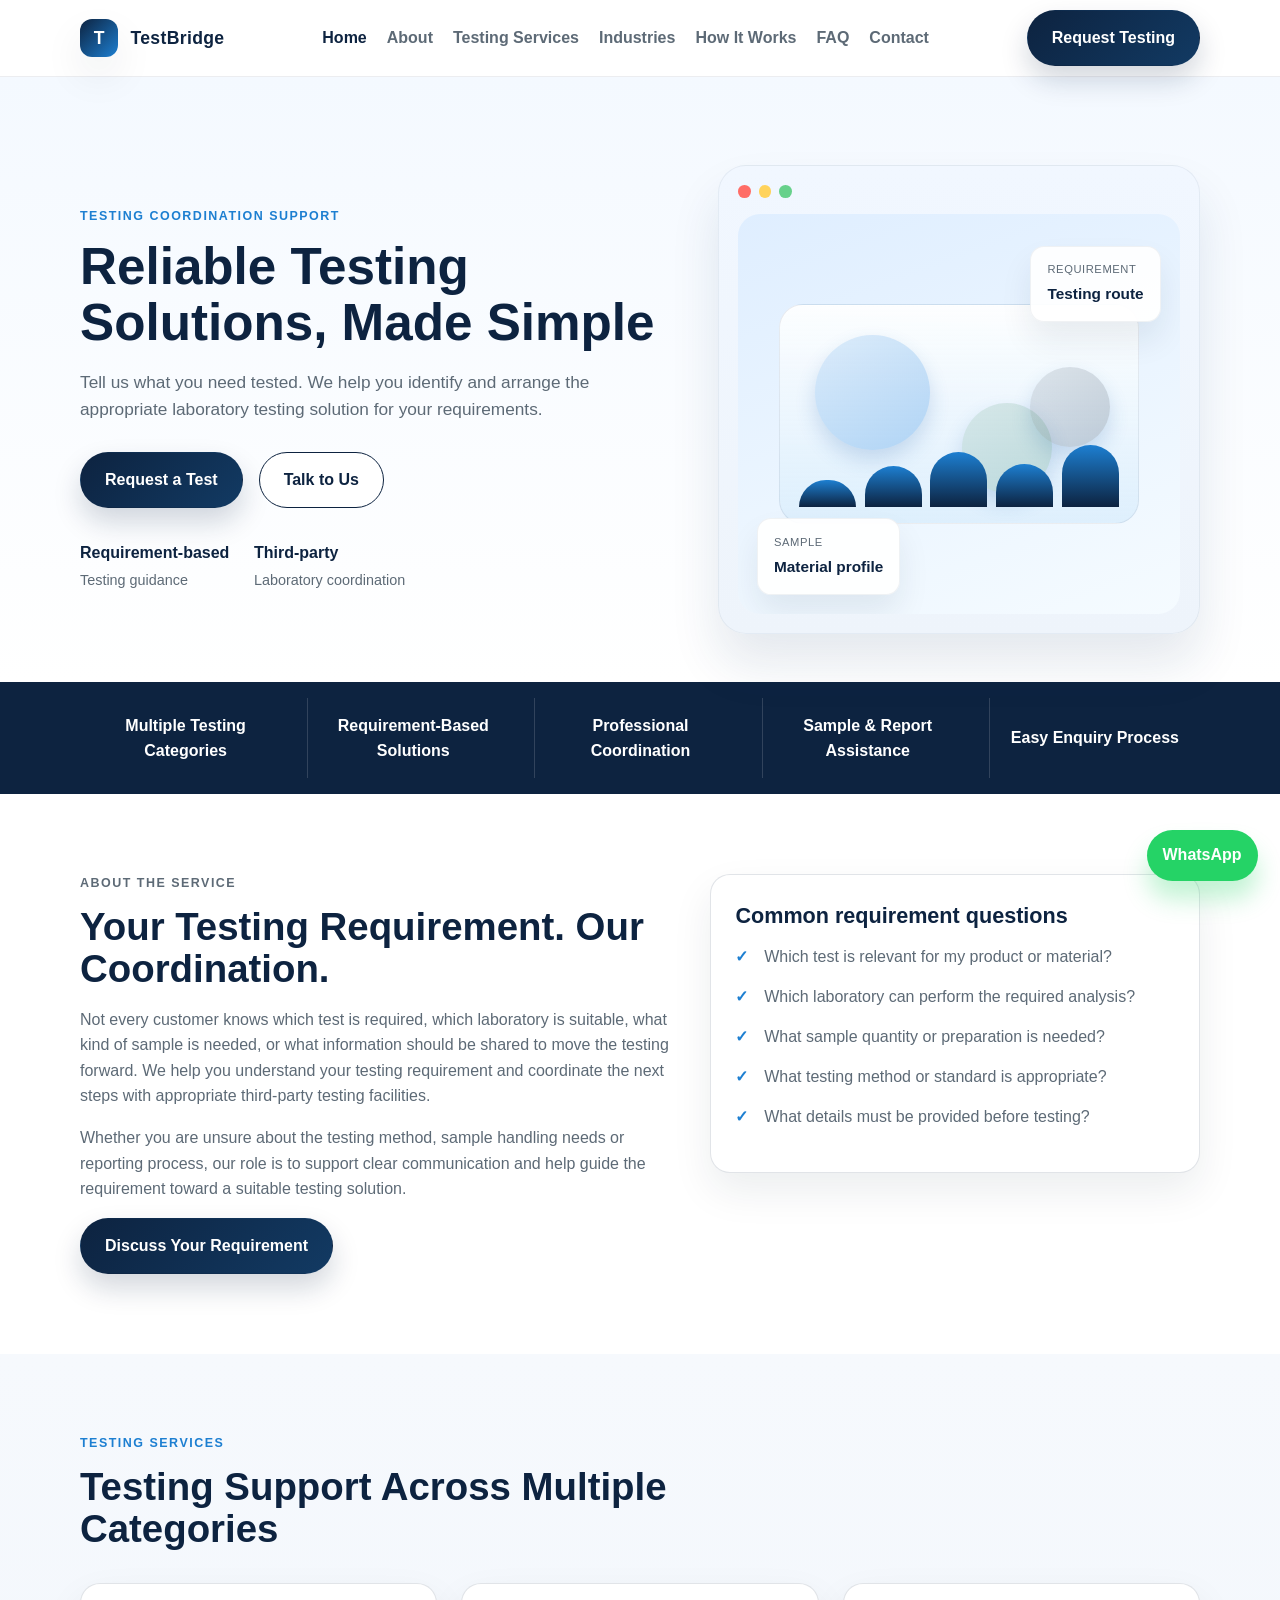
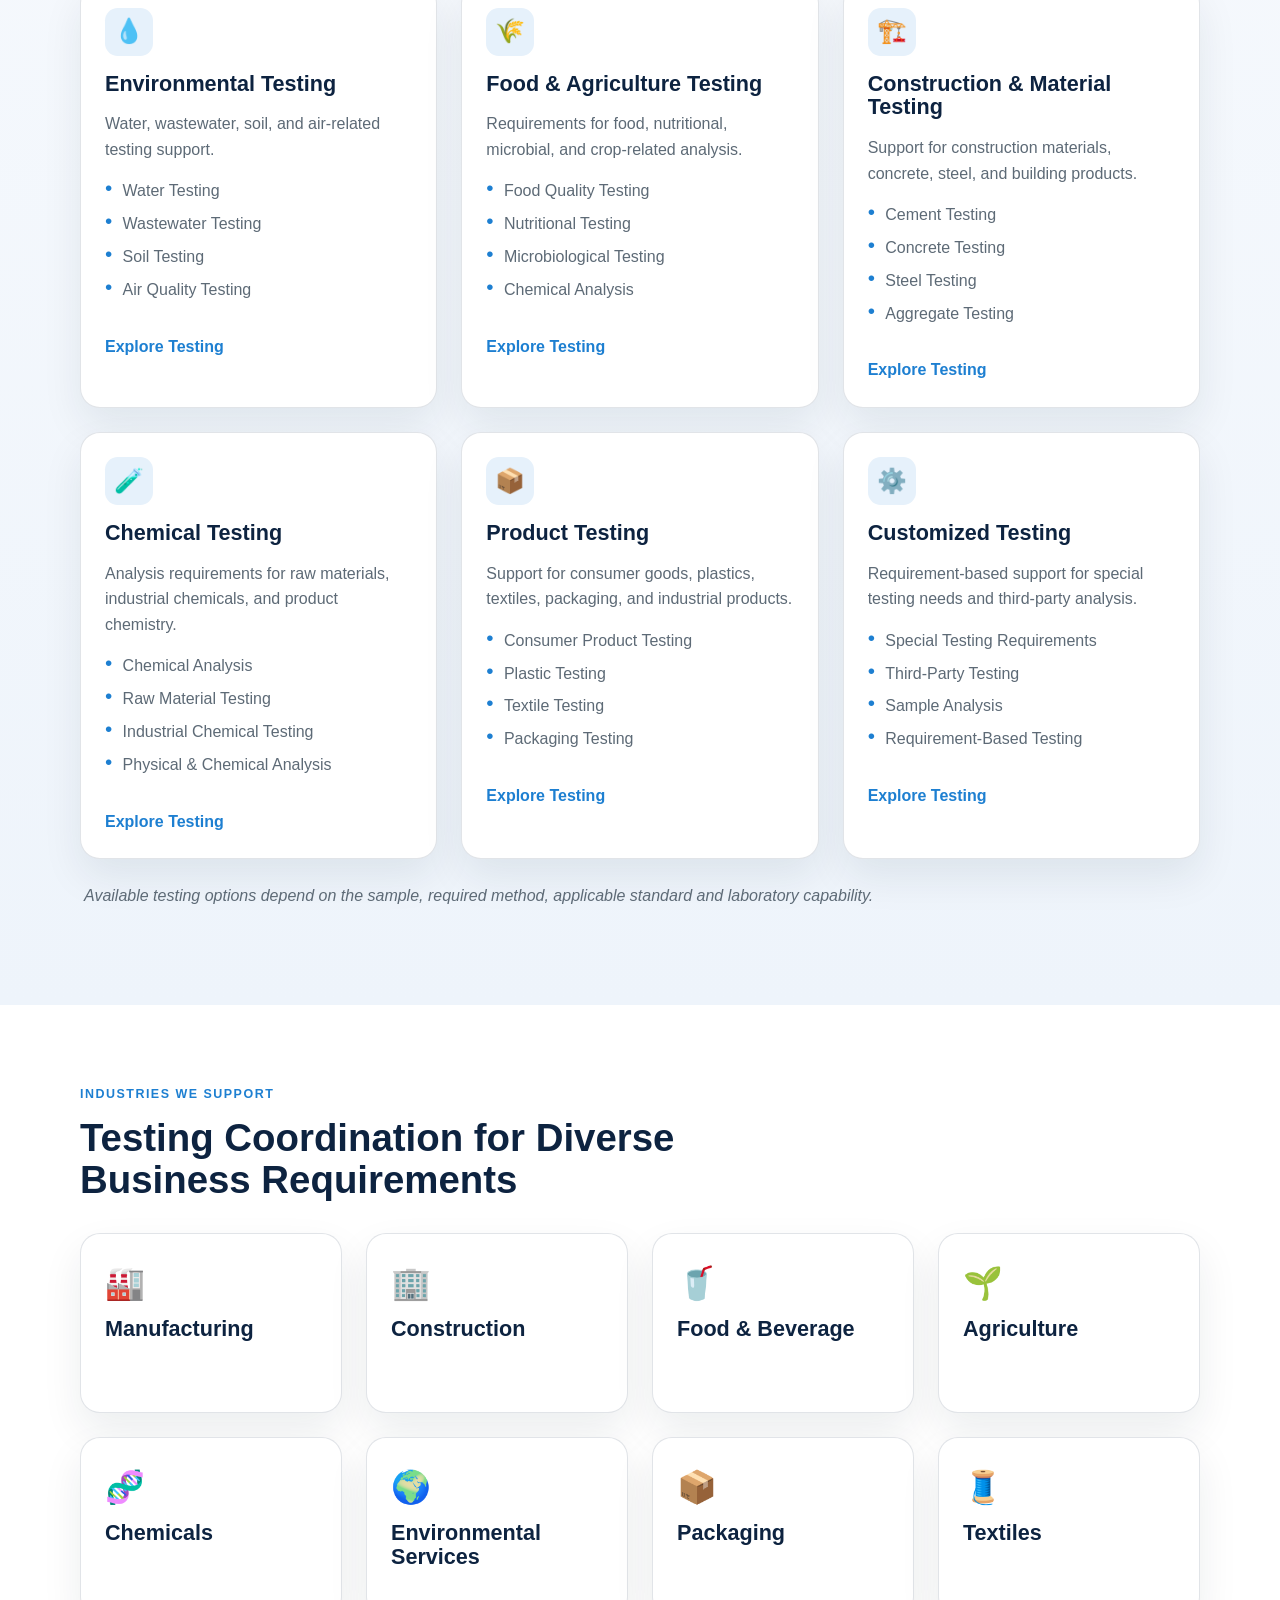
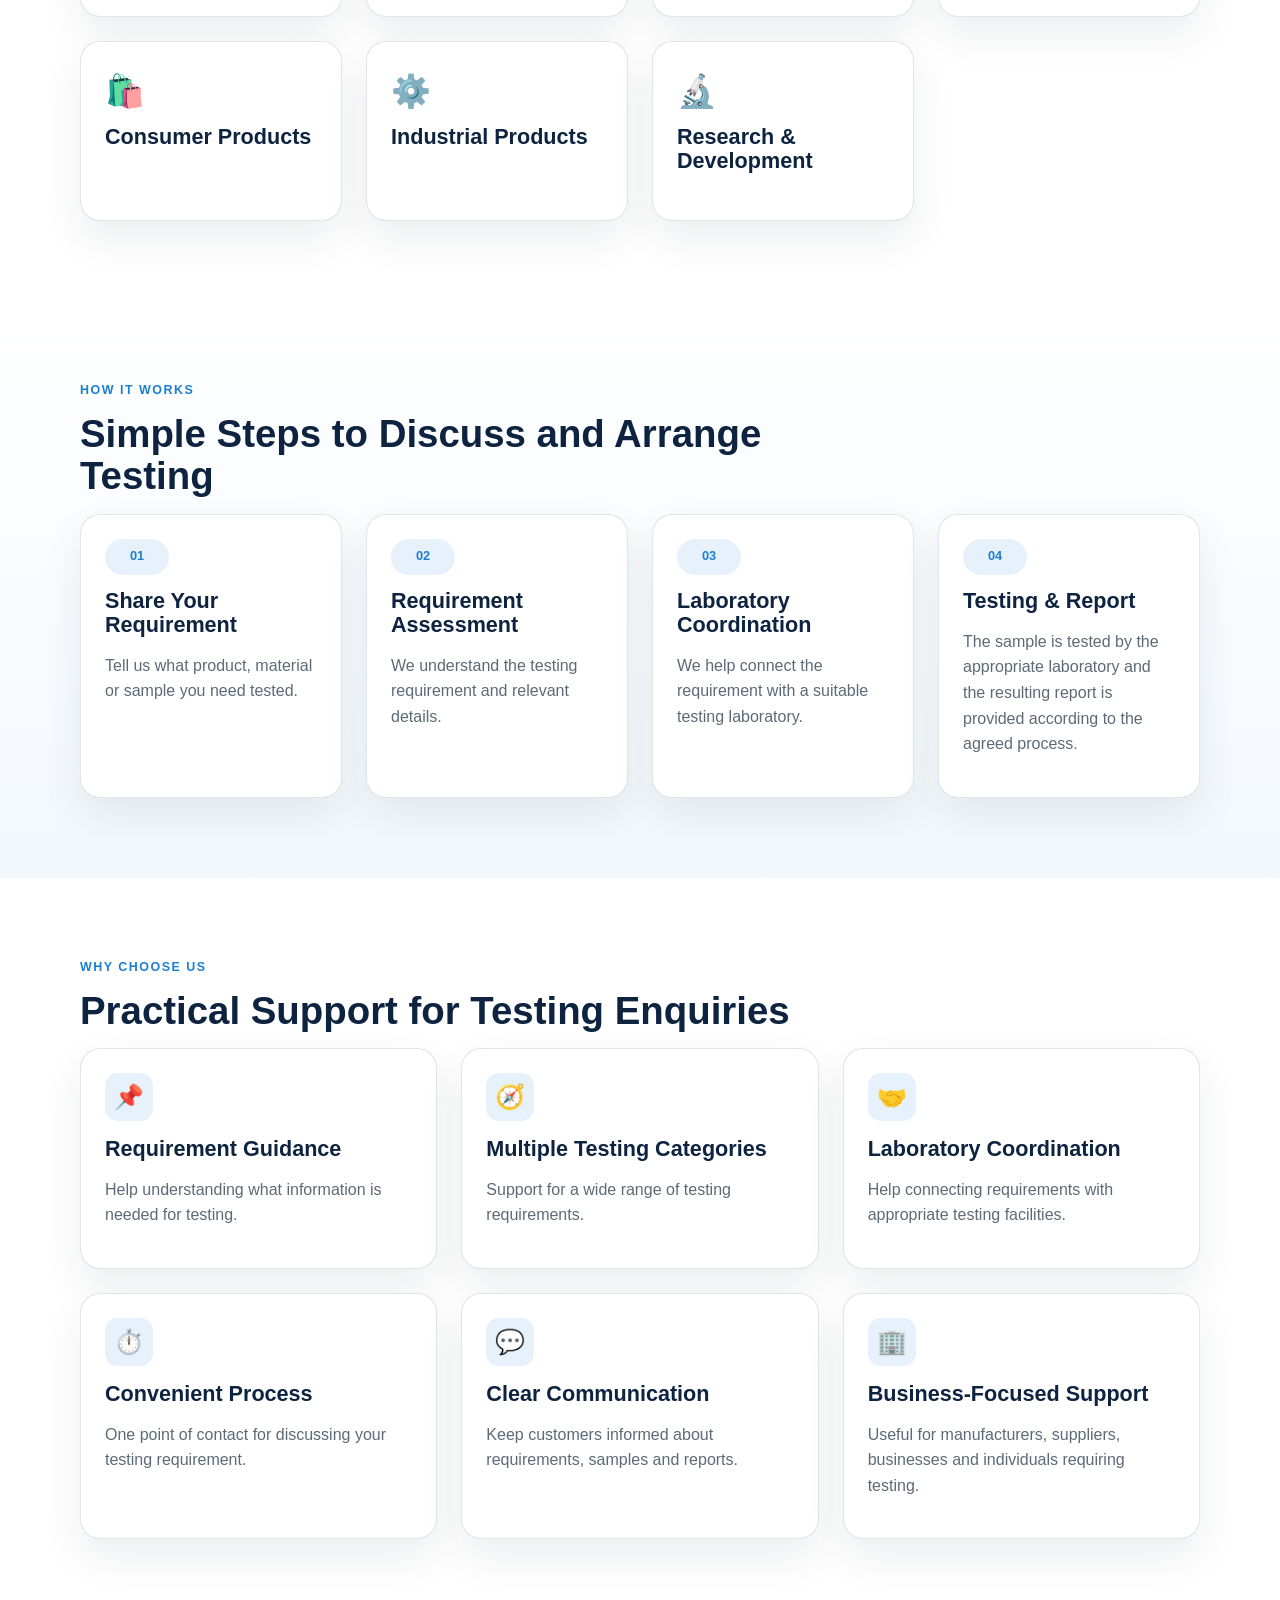
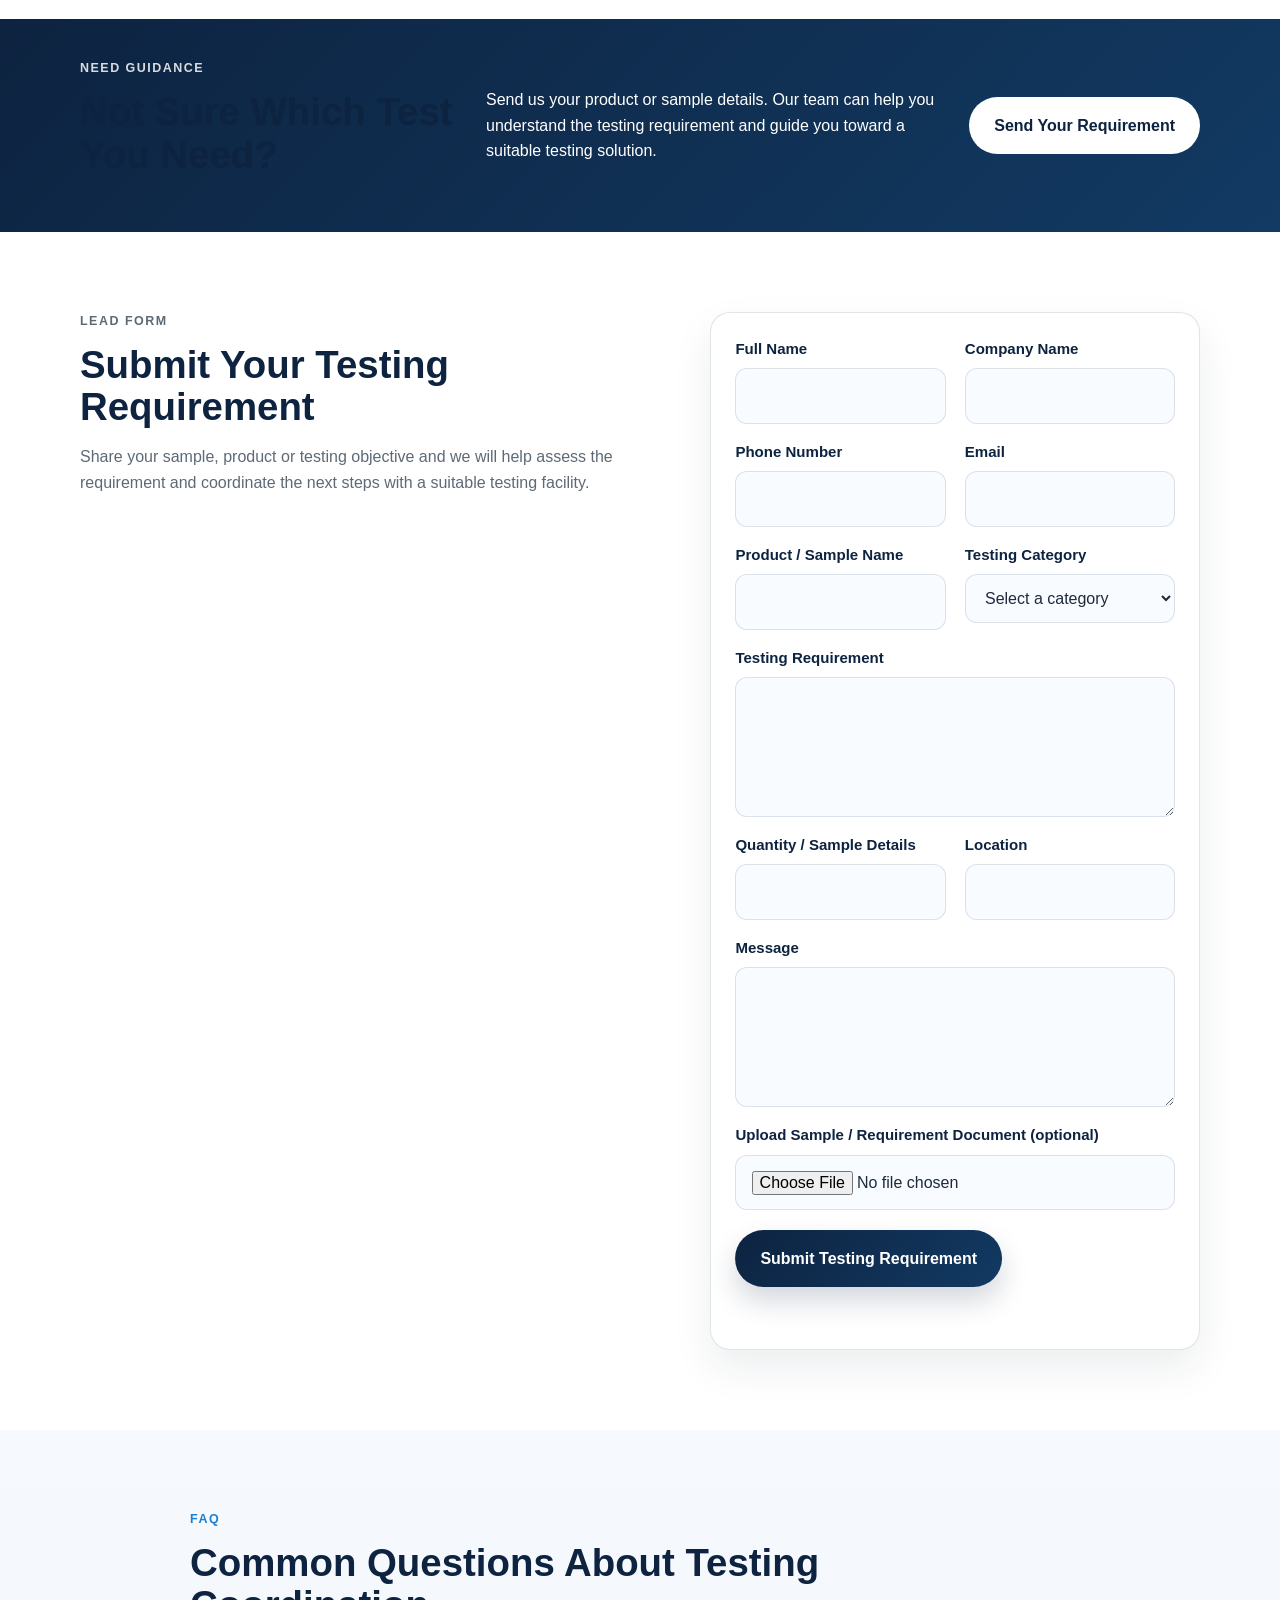
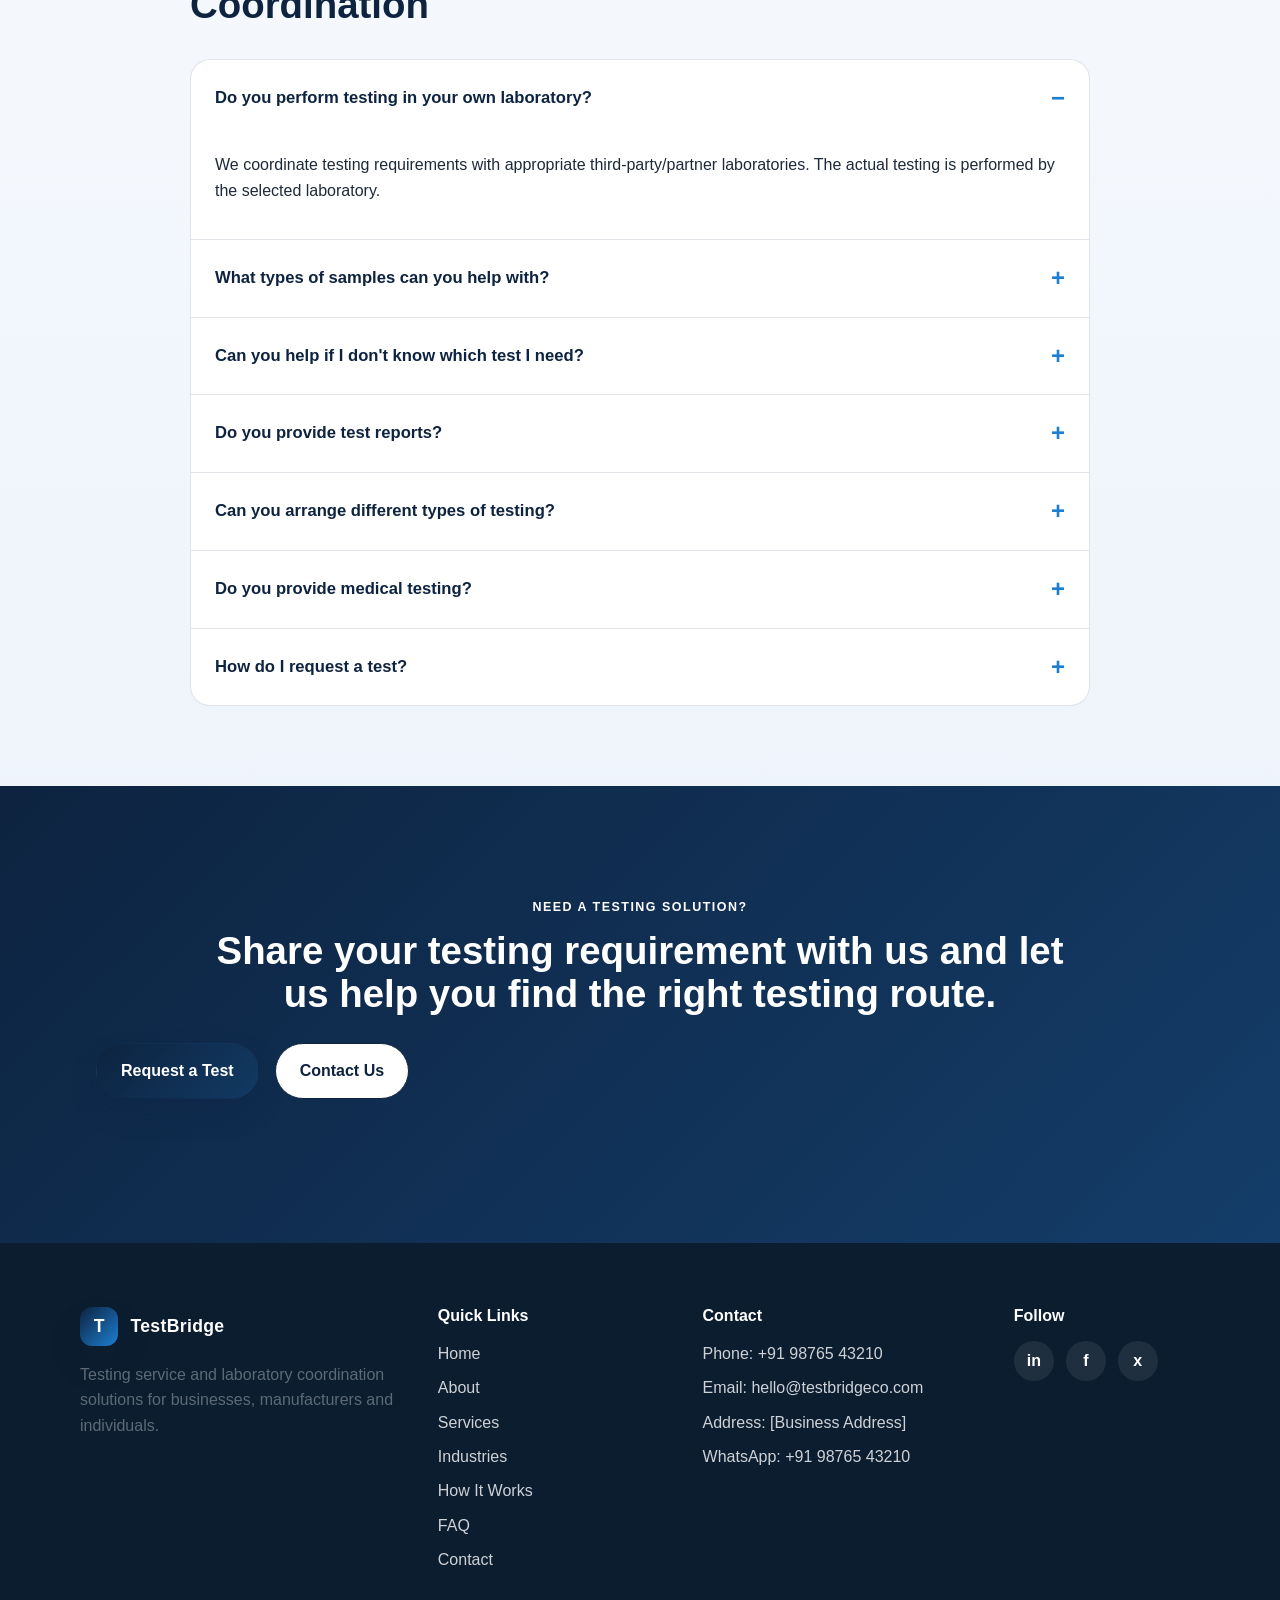
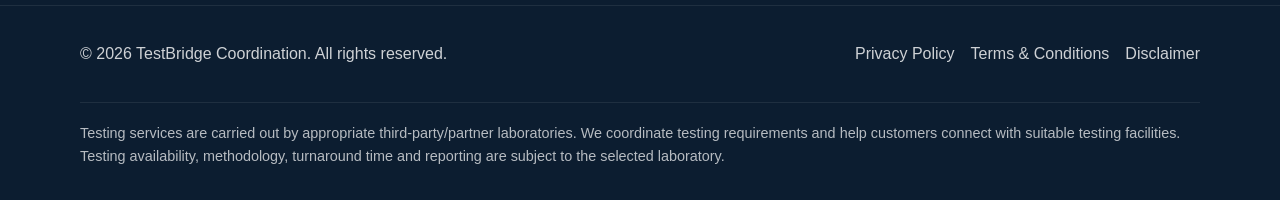
<file: index.html>
<!DOCTYPE html>
<html lang="en">
  <head>
    <meta charset="UTF-8" />
    <meta name="viewport" content="width=device-width, initial-scale=1.0" />
    <title>Testing Coordination Services | Reliable Testing Solutions</title>
    <meta name="description" content="Testing service and laboratory coordination solutions for businesses, manufacturers, and individuals. Request testing support and connect with suitable laboratories." />
    <meta property="og:title" content="Testing Coordination Services" />
    <meta property="og:description" content="Reliable testing solutions made simple. We help you identify and coordinate the right testing route for your requirement." />
    <meta property="og:type" content="website" />
    <meta property="og:url" content="https://www.example.com/" />
    <link rel="canonical" href="https://www.example.com/" />
    <link rel="stylesheet" href="css/style.css" />
  </head>
  <body id="top">
    <header class="site-header">
      <div class="container nav-wrap">
        <a href="index.html" class="logo" aria-label="TestBridge Coordination home">
          <span class="logo-mark">T</span>
          <span class="logo-text">TestBridge</span>
        </a>
        <button class="nav-toggle" aria-label="Toggle menu" aria-expanded="false">
          <span></span>
          <span></span>
          <span></span>
        </button>
        <nav class="main-nav" aria-label="Main navigation">
          <ul>
            <li><a href="index.html" class="active">Home</a></li>
            <li><a href="about.html">About</a></li>
            <li><a href="services.html">Testing Services</a></li>
            <li><a href="industries.html">Industries</a></li>
            <li><a href="index.html#how-it-works">How It Works</a></li>
            <li><a href="index.html#faq">FAQ</a></li>
            <li><a href="contact.html">Contact</a></li>
          </ul>
        </nav>
        <a href="contact.html#lead-form" class="btn btn-primary nav-cta">Request Testing</a>
      </div>
    </header>

    <main>
      <section class="hero">
        <div class="container hero-grid">
          <div class="hero-copy reveal">
            <p class="eyebrow">Testing coordination support</p>
            <h1>Reliable Testing Solutions, Made Simple</h1>
            <p class="lead">
              Tell us what you need tested. We help you identify and arrange the appropriate laboratory
              testing solution for your requirements.
            </p>
            <div class="hero-actions">
              <a href="contact.html#lead-form" class="btn btn-primary">Request a Test</a>
              <a href="contact.html" class="btn btn-secondary">Talk to Us</a>
            </div>
            <div class="hero-meta">
              <div>
                <strong>Requirement-based</strong>
                <span>Testing guidance</span>
              </div>
              <div>
                <strong>Third-party</strong>
                <span>Laboratory coordination</span>
              </div>
            </div>
          </div>

          <div class="hero-visual reveal">
            <div class="visual-card">
              <div class="visual-topbar">
                <span></span>
                <span></span>
                <span></span>
              </div>
              <div class="lab-scene">
                <div class="glass-panel">
                  <div class="chip chip-blue"></div>
                  <div class="chip chip-slate"></div>
                  <div class="chip chip-green"></div>
                  <div class="data-bars">
                    <span></span>
                    <span></span>
                    <span></span>
                    <span></span>
                    <span></span>
                  </div>
                </div>
                <div class="floating-card card-one">
                  <small>Sample</small>
                  <strong>Material profile</strong>
                </div>
                <div class="floating-card card-two">
                  <small>Requirement</small>
                  <strong>Testing route</strong>
                </div>
              </div>
            </div>
          </div>
        </div>
      </section>

      <section class="value-strip">
        <div class="container value-grid">
          <div class="value-item reveal"><span>Multiple Testing Categories</span></div>
          <div class="value-item reveal"><span>Requirement-Based Solutions</span></div>
          <div class="value-item reveal"><span>Professional Coordination</span></div>
          <div class="value-item reveal"><span>Sample &amp; Report Assistance</span></div>
          <div class="value-item reveal"><span>Easy Enquiry Process</span></div>
        </div>
      </section>

      <section class="section">
        <div class="container intro-grid">
          <div class="section-copy reveal">
            <p class="eyebrow">About the service</p>
            <h2>Your Testing Requirement. Our Coordination.</h2>
            <p>
              Not every customer knows which test is required, which laboratory is suitable, what kind of
              sample is needed, or what information should be shared to move the testing forward. We help you
              understand your testing requirement and coordinate the next steps with appropriate third-party
              testing facilities.
            </p>
            <p>
              Whether you are unsure about the testing method, sample handling needs or reporting process,
              our role is to support clear communication and help guide the requirement toward a suitable
              testing solution.
            </p>
            <a href="contact.html" class="btn btn-primary">Discuss Your Requirement</a>
          </div>
          <div class="feature-panel reveal">
            <h3>Common requirement questions</h3>
            <ul class="check-list">
              <li>Which test is relevant for my product or material?</li>
              <li>Which laboratory can perform the required analysis?</li>
              <li>What sample quantity or preparation is needed?</li>
              <li>What testing method or standard is appropriate?</li>
              <li>What details must be provided before testing?</li>
            </ul>
          </div>
        </div>
      </section>

      <section class="section muted-section">
        <div class="container">
          <div class="section-heading reveal">
            <p class="eyebrow">Testing services</p>
            <h2>Testing Support Across Multiple Categories</h2>
          </div>

          <div class="service-grid">
            <article class="service-card reveal">
              <div class="service-icon">💧</div>
              <h3>Environmental Testing</h3>
              <p>Water, wastewater, soil, and air-related testing support.</p>
              <ul>
                <li>Water Testing</li>
                <li>Wastewater Testing</li>
                <li>Soil Testing</li>
                <li>Air Quality Testing</li>
              </ul>
              <a href="services.html#environmental-testing" class="text-link">Explore Testing</a>
            </article>

            <article class="service-card reveal">
              <div class="service-icon">🌾</div>
              <h3>Food &amp; Agriculture Testing</h3>
              <p>Requirements for food, nutritional, microbial, and crop-related analysis.</p>
              <ul>
                <li>Food Quality Testing</li>
                <li>Nutritional Testing</li>
                <li>Microbiological Testing</li>
                <li>Chemical Analysis</li>
              </ul>
              <a href="services.html#food-agriculture-testing" class="text-link">Explore Testing</a>
            </article>

            <article class="service-card reveal">
              <div class="service-icon">🏗️</div>
              <h3>Construction &amp; Material Testing</h3>
              <p>Support for construction materials, concrete, steel, and building products.</p>
              <ul>
                <li>Cement Testing</li>
                <li>Concrete Testing</li>
                <li>Steel Testing</li>
                <li>Aggregate Testing</li>
              </ul>
              <a href="services.html#construction-material-testing" class="text-link">Explore Testing</a>
            </article>

            <article class="service-card reveal">
              <div class="service-icon">🧪</div>
              <h3>Chemical Testing</h3>
              <p>Analysis requirements for raw materials, industrial chemicals, and product chemistry.</p>
              <ul>
                <li>Chemical Analysis</li>
                <li>Raw Material Testing</li>
                <li>Industrial Chemical Testing</li>
                <li>Physical &amp; Chemical Analysis</li>
              </ul>
              <a href="services.html#chemical-testing" class="text-link">Explore Testing</a>
            </article>

            <article class="service-card reveal">
              <div class="service-icon">📦</div>
              <h3>Product Testing</h3>
              <p>Support for consumer goods, plastics, textiles, packaging, and industrial products.</p>
              <ul>
                <li>Consumer Product Testing</li>
                <li>Plastic Testing</li>
                <li>Textile Testing</li>
                <li>Packaging Testing</li>
              </ul>
              <a href="services.html#product-testing" class="text-link">Explore Testing</a>
            </article>

            <article class="service-card reveal">
              <div class="service-icon">⚙️</div>
              <h3>Customized Testing</h3>
              <p>Requirement-based support for special testing needs and third-party analysis.</p>
              <ul>
                <li>Special Testing Requirements</li>
                <li>Third-Party Testing</li>
                <li>Sample Analysis</li>
                <li>Requirement-Based Testing</li>
              </ul>
              <a href="services.html#customized-testing" class="text-link">Explore Testing</a>
            </article>
          </div>

          <p class="small-note reveal">
            Available testing options depend on the sample, required method, applicable standard and laboratory capability.
          </p>
        </div>
      </section>

      <section class="section">
        <div class="container">
          <div class="section-heading reveal">
            <p class="eyebrow">Industries we support</p>
            <h2>Testing Coordination for Diverse Business Requirements</h2>
          </div>
          <div class="industry-grid">
            <div class="industry-card reveal"><span>🏭</span><h3>Manufacturing</h3></div>
            <div class="industry-card reveal"><span>🏢</span><h3>Construction</h3></div>
            <div class="industry-card reveal"><span>🥤</span><h3>Food &amp; Beverage</h3></div>
            <div class="industry-card reveal"><span>🌱</span><h3>Agriculture</h3></div>
            <div class="industry-card reveal"><span>🧬</span><h3>Chemicals</h3></div>
            <div class="industry-card reveal"><span>🌍</span><h3>Environmental Services</h3></div>
            <div class="industry-card reveal"><span>📦</span><h3>Packaging</h3></div>
            <div class="industry-card reveal"><span>🧵</span><h3>Textiles</h3></div>
            <div class="industry-card reveal"><span>🛍️</span><h3>Consumer Products</h3></div>
            <div class="industry-card reveal"><span>⚙️</span><h3>Industrial Products</h3></div>
            <div class="industry-card reveal"><span>🔬</span><h3>Research &amp; Development</h3></div>
          </div>
        </div>
      </section>

      <section class="section process-section" id="how-it-works">
        <div class="container">
          <div class="section-heading reveal">
            <p class="eyebrow">How it works</p>
            <h2>Simple Steps to Discuss and Arrange Testing</h2>
          </div>
          <div class="steps-grid">
            <div class="step-card reveal">
              <div class="step-number">01</div>
              <h3>Share Your Requirement</h3>
              <p>Tell us what product, material or sample you need tested.</p>
            </div>
            <div class="step-card reveal">
              <div class="step-number">02</div>
              <h3>Requirement Assessment</h3>
              <p>We understand the testing requirement and relevant details.</p>
            </div>
            <div class="step-card reveal">
              <div class="step-number">03</div>
              <h3>Laboratory Coordination</h3>
              <p>We help connect the requirement with a suitable testing laboratory.</p>
            </div>
            <div class="step-card reveal">
              <div class="step-number">04</div>
              <h3>Testing &amp; Report</h3>
              <p>The sample is tested by the appropriate laboratory and the resulting report is provided according to the agreed process.</p>
            </div>
          </div>
        </div>
      </section>

      <section class="section">
        <div class="container">
          <div class="section-heading reveal">
            <p class="eyebrow">Why choose us</p>
            <h2>Practical Support for Testing Enquiries</h2>
          </div>
          <div class="benefit-grid">
            <div class="benefit-card reveal">
              <div class="benefit-icon">📌</div>
              <h3>Requirement Guidance</h3>
              <p>Help understanding what information is needed for testing.</p>
            </div>
            <div class="benefit-card reveal">
              <div class="benefit-icon">🧭</div>
              <h3>Multiple Testing Categories</h3>
              <p>Support for a wide range of testing requirements.</p>
            </div>
            <div class="benefit-card reveal">
              <div class="benefit-icon">🤝</div>
              <h3>Laboratory Coordination</h3>
              <p>Help connecting requirements with appropriate testing facilities.</p>
            </div>
            <div class="benefit-card reveal">
              <div class="benefit-icon">⏱️</div>
              <h3>Convenient Process</h3>
              <p>One point of contact for discussing your testing requirement.</p>
            </div>
            <div class="benefit-card reveal">
              <div class="benefit-icon">💬</div>
              <h3>Clear Communication</h3>
              <p>Keep customers informed about requirements, samples and reports.</p>
            </div>
            <div class="benefit-card reveal">
              <div class="benefit-icon">🏢</div>
              <h3>Business-Focused Support</h3>
              <p>Useful for manufacturers, suppliers, businesses and individuals requiring testing.</p>
            </div>
          </div>
        </div>
      </section>

      <section class="cta-band">
        <div class="container cta-band-inner reveal">
          <div>
            <p class="eyebrow light">Need guidance</p>
            <h2>Not Sure Which Test You Need?</h2>
          </div>
          <p>Send us your product or sample details. Our team can help you understand the testing requirement and guide you toward a suitable testing solution.</p>
          <a href="contact.html#lead-form" class="btn btn-light">Send Your Requirement</a>
        </div>
      </section>

      <section class="section" id="lead-form">
        <div class="container form-layout">
          <div class="section-copy reveal">
            <p class="eyebrow">Lead form</p>
            <h2>Submit Your Testing Requirement</h2>
            <p>
              Share your sample, product or testing objective and we will help assess the requirement and coordinate the next steps with a suitable testing facility.
            </p>
          </div>
          <form class="lead-form reveal" data-form="lead" novalidate>
            <div class="form-grid">
              <div class="field">
                <label for="full-name">Full Name</label>
                <input id="full-name" name="fullName" type="text" required />
              </div>
              <div class="field">
                <label for="company-name">Company Name</label>
                <input id="company-name" name="companyName" type="text" />
              </div>
              <div class="field">
                <label for="phone-number">Phone Number</label>
                <input id="phone-number" name="phone" type="tel" required />
              </div>
              <div class="field">
                <label for="email">Email</label>
                <input id="email" name="email" type="email" required />
              </div>
              <div class="field">
                <label for="product-name">Product / Sample Name</label>
                <input id="product-name" name="productName" type="text" required />
              </div>
              <div class="field">
                <label for="testing-category">Testing Category</label>
                <select id="testing-category" name="category" required>
                  <option value="">Select a category</option>
                  <option>Environmental Testing</option>
                  <option>Food &amp; Agriculture Testing</option>
                  <option>Construction &amp; Material Testing</option>
                  <option>Chemical Testing</option>
                  <option>Product Testing</option>
                  <option>Customized Testing</option>
                </select>
              </div>
              <div class="field field-full">
                <label for="testing-requirement">Testing Requirement</label>
                <textarea id="testing-requirement" name="requirement" required></textarea>
              </div>
              <div class="field">
                <label for="quantity-details">Quantity / Sample Details</label>
                <input id="quantity-details" name="quantity" type="text" />
              </div>
              <div class="field">
                <label for="location">Location</label>
                <input id="location" name="location" type="text" />
              </div>
              <div class="field field-full">
                <label for="message">Message</label>
                <textarea id="message" name="message"></textarea>
              </div>
              <div class="field field-full">
                <label for="document-upload">Upload Sample / Requirement Document (optional)</label>
                <input id="document-upload" name="document" type="file" />
              </div>
            </div>

            <div class="form-actions">
              <button type="submit" class="btn btn-primary">Submit Testing Requirement</button>
            </div>
            <p class="form-success" aria-live="polite"></p>
          </form>
        </div>
      </section>

      <section class="section muted-section" id="faq">
        <div class="container faq-wrap">
          <div class="section-heading reveal">
            <p class="eyebrow">FAQ</p>
            <h2>Common Questions About Testing Coordination</h2>
          </div>

          <div class="faq-list reveal">
            <div class="faq-item active">
              <button class="faq-question" type="button" aria-expanded="true">Do you perform testing in your own laboratory?</button>
              <div class="faq-answer">
                <p>We coordinate testing requirements with appropriate third-party/partner laboratories. The actual testing is performed by the selected laboratory.</p>
              </div>
            </div>
            <div class="faq-item">
              <button class="faq-question" type="button" aria-expanded="false">What types of samples can you help with?</button>
              <div class="faq-answer">
                <p>Testing options depend on the product, sample type, required analysis and the laboratory selected to perform the testing.</p>
              </div>
            </div>
            <div class="faq-item">
              <button class="faq-question" type="button" aria-expanded="false">Can you help if I don't know which test I need?</button>
              <div class="faq-answer">
                <p>Yes. Customers can share their product or sample details and testing objective, and we can help guide the requirement toward a suitable testing solution.</p>
              </div>
            </div>
            <div class="faq-item">
              <button class="faq-question" type="button" aria-expanded="false">Do you provide test reports?</button>
              <div class="faq-answer">
                <p>Reports are issued by the laboratory performing the testing, according to the agreed testing service and process.</p>
              </div>
            </div>
            <div class="faq-item">
              <button class="faq-question" type="button" aria-expanded="false">Can you arrange different types of testing?</button>
              <div class="faq-answer">
                <p>Yes, subject to laboratory availability and the specific testing requirement.</p>
              </div>
            </div>
            <div class="faq-item">
              <button class="faq-question" type="button" aria-expanded="false">Do you provide medical testing?</button>
              <div class="faq-answer">
                <p>No. The service does not cover medical or clinical diagnostic testing.</p>
              </div>
            </div>
            <div class="faq-item">
              <button class="faq-question" type="button" aria-expanded="false">How do I request a test?</button>
              <div class="faq-answer">
                <p>Share your requirement through the enquiry form or contact us directly. We will review the details and help identify a suitable testing route.</p>
              </div>
            </div>
          </div>
        </div>
      </section>

      <section class="section final-cta-wrap">
        <div class="container final-cta reveal">
          <p class="eyebrow">Need a testing solution?</p>
          <h2>Share your testing requirement with us and let us help you find the right testing route.</h2>
          <div class="hero-actions">
            <a href="contact.html#lead-form" class="btn btn-primary">Request a Test</a>
            <a href="contact.html" class="btn btn-secondary">Contact Us</a>
          </div>
        </div>
      </section>
    </main>

    <footer class="site-footer">
      <div class="container footer-grid">
        <div>
          <a href="index.html" class="logo footer-logo" aria-label="TestBridge Coordination home">
            <span class="logo-mark">T</span>
            <span class="logo-text">TestBridge</span>
          </a>
          <p>
            Testing service and laboratory coordination solutions for businesses, manufacturers and individuals.
          </p>
        </div>

        <div>
          <h3>Quick Links</h3>
          <ul class="footer-links">
            <li><a href="index.html">Home</a></li>
            <li><a href="about.html">About</a></li>
            <li><a href="services.html">Services</a></li>
            <li><a href="industries.html">Industries</a></li>
            <li><a href="index.html#how-it-works">How It Works</a></li>
            <li><a href="index.html#faq">FAQ</a></li>
            <li><a href="contact.html">Contact</a></li>
          </ul>
        </div>

        <div>
          <h3>Contact</h3>
          <ul class="contact-list">
            <li><a href="tel:+919876543210">Phone: +91 98765 43210</a></li>
            <li><a href="mailto:hello@testbridgeco.com">Email: hello@testbridgeco.com</a></li>
            <li><span>Address: [Business Address]</span></li>
            <li><a href="https://wa.me/919876543210" target="_blank" rel="noreferrer">WhatsApp: +91 98765 43210</a></li>
          </ul>
        </div>

        <div>
          <h3>Follow</h3>
          <div class="social-links" aria-label="Social media">
            <a href="#" aria-label="LinkedIn">in</a>
            <a href="#" aria-label="Facebook">f</a>
            <a href="#" aria-label="X">x</a>
          </div>
        </div>
      </div>

      <div class="footer-bottom">
        <div class="container footer-bottom-inner">
          <p>© <span id="year"></span> TestBridge Coordination. All rights reserved.</p>
          <div class="legal-links">
            <a href="#">Privacy Policy</a>
            <a href="#">Terms &amp; Conditions</a>
            <a href="#">Disclaimer</a>
          </div>
        </div>
      </div>

      <div class="container disclaimer">
        <p>
          Testing services are carried out by appropriate third-party/partner laboratories. We coordinate testing requirements and help customers connect with suitable testing facilities. Testing availability, methodology, turnaround time and reporting are subject to the selected laboratory.
        </p>
      </div>
    </footer>

    <a href="#top" class="back-to-top" aria-label="Back to top">↑</a>
    <a href="https://wa.me/919876543210" class="whatsapp-float" target="_blank" rel="noreferrer" aria-label="Chat on WhatsApp">WhatsApp</a>

    <script src="js/script.js"></script>
  </body>
</html>
</file>
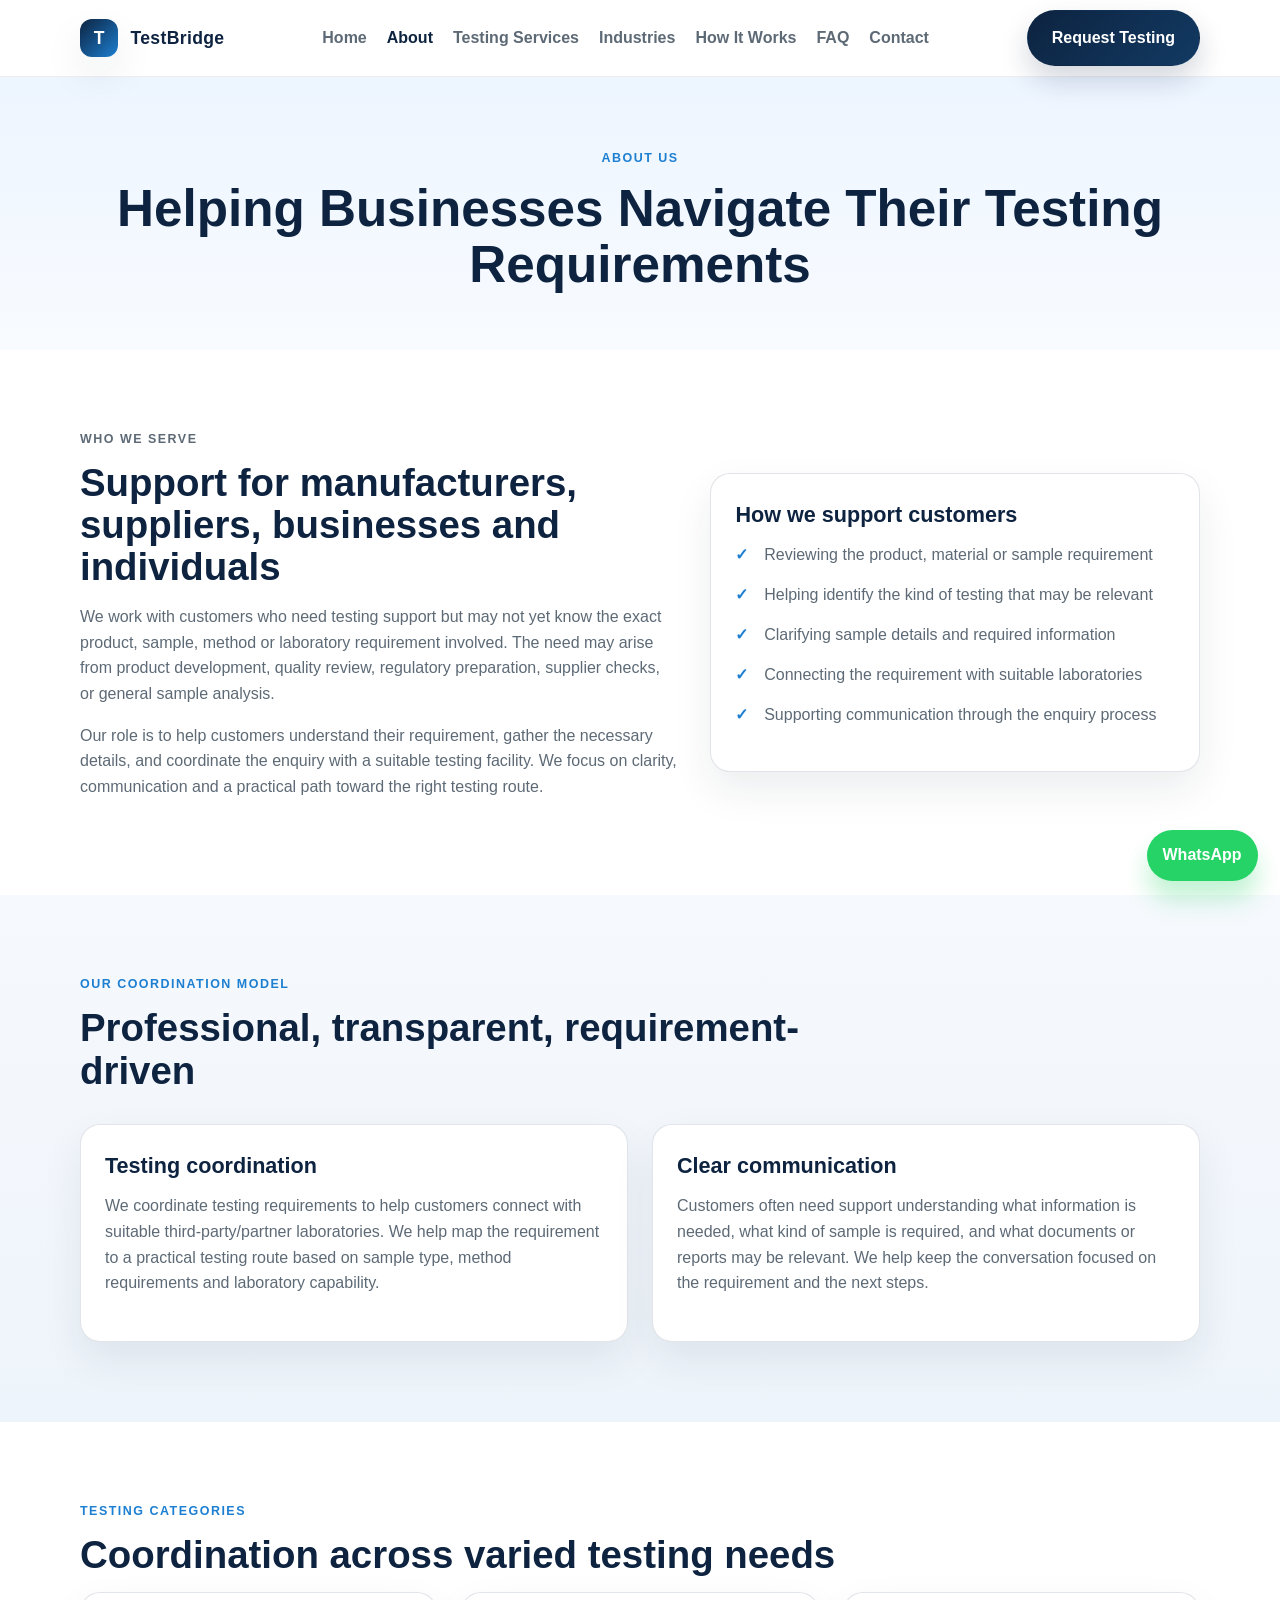
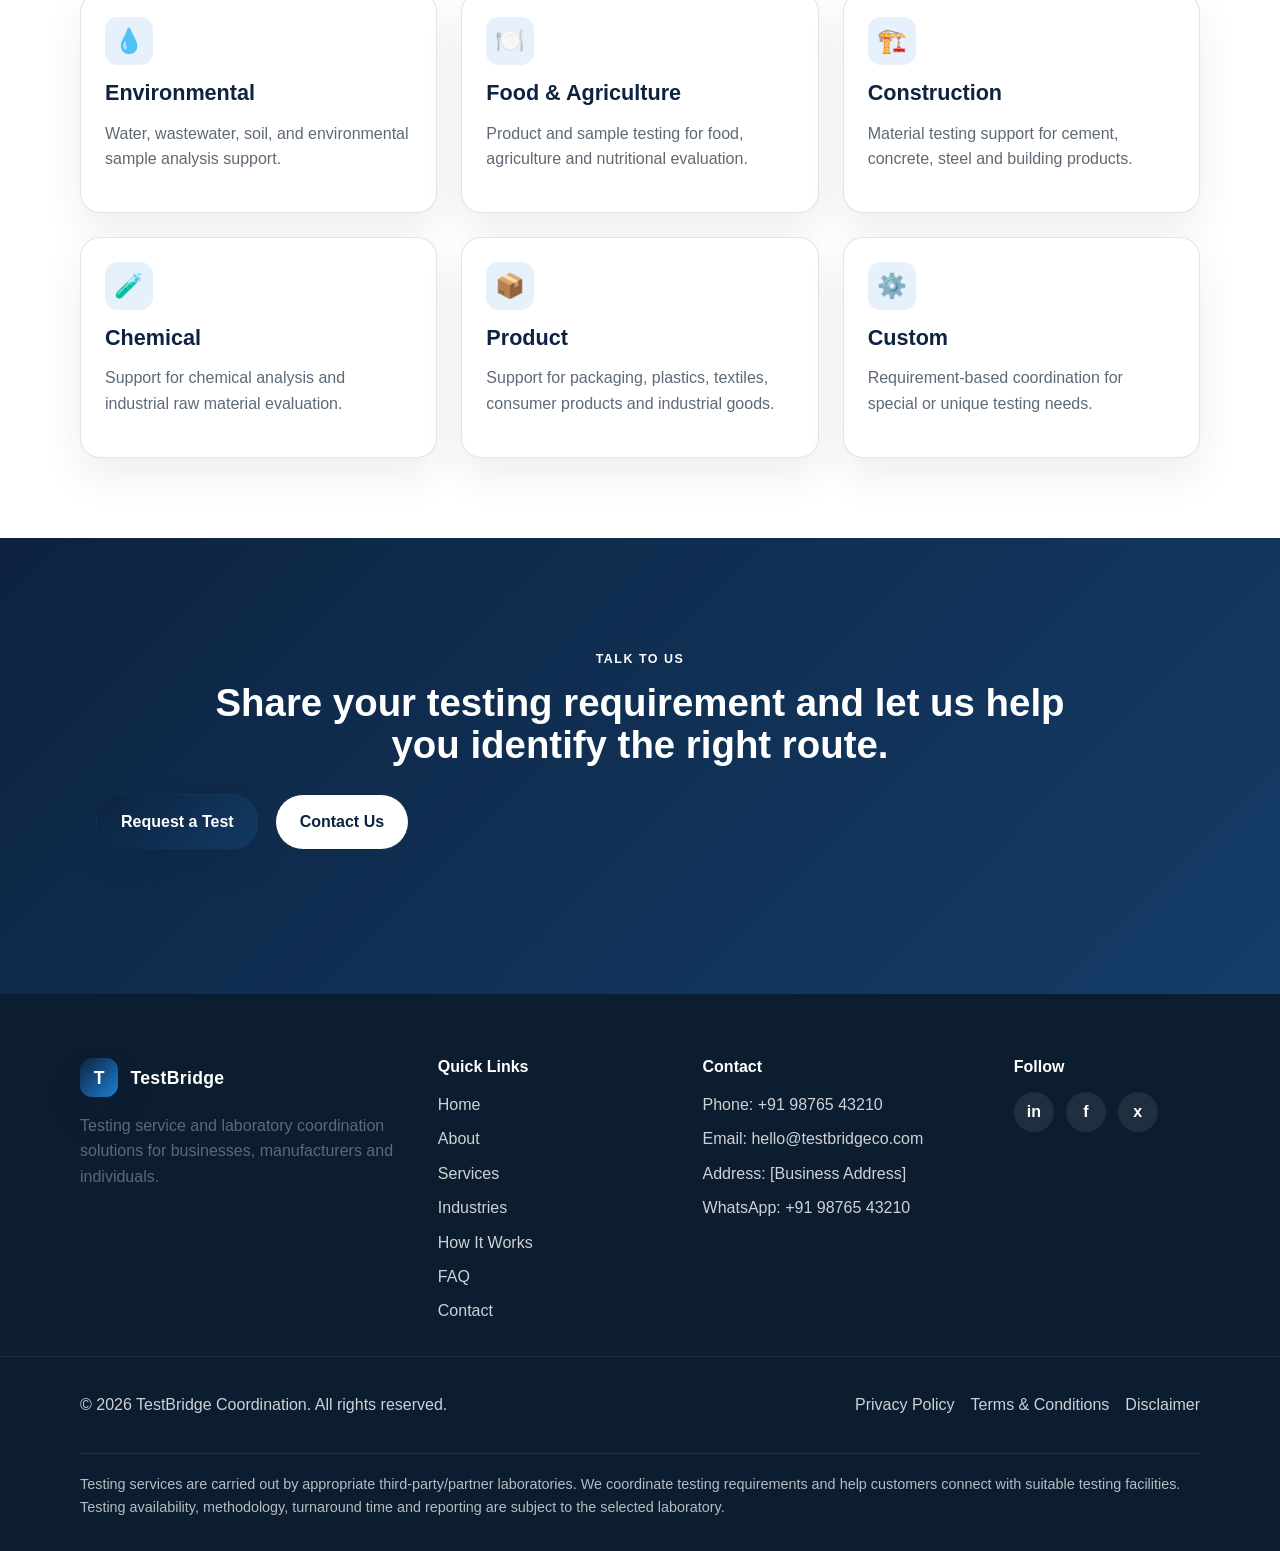
<file: about.html>
<!DOCTYPE html>
<html lang="en">
  <head>
    <meta charset="UTF-8" />
    <meta name="viewport" content="width=device-width, initial-scale=1.0" />
    <title>About | Testing Coordination Services</title>
    <meta name="description" content="Learn about our testing coordination service, how we support requirements, and how we connect customers with suitable partner laboratories." />
    <meta property="og:title" content="About Testing Coordination" />
    <meta property="og:description" content="We help businesses, manufacturers, and individuals understand their testing requirement and coordinate with suitable testing facilities." />
    <meta property="og:type" content="website" />
    <meta property="og:url" content="https://www.example.com/about.html" />
    <link rel="canonical" href="https://www.example.com/about.html" />
    <link rel="stylesheet" href="css/style.css" />
  </head>
  <body id="top">
    <header class="site-header">
      <div class="container nav-wrap">
        <a href="index.html" class="logo" aria-label="TestBridge Coordination home">
          <span class="logo-mark">T</span>
          <span class="logo-text">TestBridge</span>
        </a>
        <button class="nav-toggle" aria-label="Toggle menu" aria-expanded="false">
          <span></span>
          <span></span>
          <span></span>
        </button>
        <nav class="main-nav" aria-label="Main navigation">
          <ul>
            <li><a href="index.html">Home</a></li>
            <li><a href="about.html" class="active">About</a></li>
            <li><a href="services.html">Testing Services</a></li>
            <li><a href="industries.html">Industries</a></li>
            <li><a href="index.html#how-it-works">How It Works</a></li>
            <li><a href="index.html#faq">FAQ</a></li>
            <li><a href="contact.html">Contact</a></li>
          </ul>
        </nav>
        <a href="contact.html#lead-form" class="btn btn-primary nav-cta">Request Testing</a>
      </div>
    </header>

    <main>
      <section class="page-hero compact-hero">
        <div class="container reveal">
          <p class="eyebrow">About us</p>
          <h1>Helping Businesses Navigate Their Testing Requirements</h1>
        </div>
      </section>

      <section class="section">
        <div class="container about-grid">
          <div class="section-copy reveal">
            <p class="eyebrow">Who we serve</p>
            <h2>Support for manufacturers, suppliers, businesses and individuals</h2>
            <p>
              We work with customers who need testing support but may not yet know the exact product, sample,
              method or laboratory requirement involved. The need may arise from product development, quality review,
              regulatory preparation, supplier checks, or general sample analysis.
            </p>
            <p>
              Our role is to help customers understand their requirement, gather the necessary details, and coordinate
              the enquiry with a suitable testing facility. We focus on clarity, communication and a practical path
              toward the right testing route.
            </p>
          </div>
          <div class="feature-panel reveal">
            <h3>How we support customers</h3>
            <ul class="check-list">
              <li>Reviewing the product, material or sample requirement</li>
              <li>Helping identify the kind of testing that may be relevant</li>
              <li>Clarifying sample details and required information</li>
              <li>Connecting the requirement with suitable laboratories</li>
              <li>Supporting communication through the enquiry process</li>
            </ul>
          </div>
        </div>
      </section>

      <section class="section muted-section">
        <div class="container">
          <div class="section-heading reveal">
            <p class="eyebrow">Our coordination model</p>
            <h2>Professional, transparent, requirement-driven</h2>
          </div>
          <div class="two-col-grid">
            <div class="info-card reveal">
              <h3>Testing coordination</h3>
              <p>
                We coordinate testing requirements to help customers connect with suitable third-party/partner
                laboratories. We help map the requirement to a practical testing route based on sample type,
                method requirements and laboratory capability.
              </p>
            </div>
            <div class="info-card reveal">
              <h3>Clear communication</h3>
              <p>
                Customers often need support understanding what information is needed, what kind of sample is
                required, and what documents or reports may be relevant. We help keep the conversation focused on
                the requirement and the next steps.
              </p>
            </div>
          </div>
        </div>
      </section>

      <section class="section">
        <div class="container">
          <div class="section-heading reveal">
            <p class="eyebrow">Testing categories</p>
            <h2>Coordination across varied testing needs</h2>
          </div>
          <div class="benefit-grid">
            <div class="benefit-card reveal">
              <div class="benefit-icon">💧</div>
              <h3>Environmental</h3>
              <p>Water, wastewater, soil, and environmental sample analysis support.</p>
            </div>
            <div class="benefit-card reveal">
              <div class="benefit-icon">🍽️</div>
              <h3>Food &amp; Agriculture</h3>
              <p>Product and sample testing for food, agriculture and nutritional evaluation.</p>
            </div>
            <div class="benefit-card reveal">
              <div class="benefit-icon">🏗️</div>
              <h3>Construction</h3>
              <p>Material testing support for cement, concrete, steel and building products.</p>
            </div>
            <div class="benefit-card reveal">
              <div class="benefit-icon">🧪</div>
              <h3>Chemical</h3>
              <p>Support for chemical analysis and industrial raw material evaluation.</p>
            </div>
            <div class="benefit-card reveal">
              <div class="benefit-icon">📦</div>
              <h3>Product</h3>
              <p>Support for packaging, plastics, textiles, consumer products and industrial goods.</p>
            </div>
            <div class="benefit-card reveal">
              <div class="benefit-icon">⚙️</div>
              <h3>Custom</h3>
              <p>Requirement-based coordination for special or unique testing needs.</p>
            </div>
          </div>
        </div>
      </section>

      <section class="section final-cta-wrap">
        <div class="container final-cta reveal">
          <p class="eyebrow">Talk to us</p>
          <h2>Share your testing requirement and let us help you identify the right route.</h2>
          <div class="hero-actions">
            <a href="contact.html#lead-form" class="btn btn-primary">Request a Test</a>
            <a href="contact.html" class="btn btn-secondary">Contact Us</a>
          </div>
        </div>
      </section>
    </main>

    <footer class="site-footer">
      <div class="container footer-grid">
        <div>
          <a href="index.html" class="logo footer-logo" aria-label="TestBridge Coordination home">
            <span class="logo-mark">T</span>
            <span class="logo-text">TestBridge</span>
          </a>
          <p>
            Testing service and laboratory coordination solutions for businesses, manufacturers and individuals.
          </p>
        </div>

        <div>
          <h3>Quick Links</h3>
          <ul class="footer-links">
            <li><a href="index.html">Home</a></li>
            <li><a href="about.html">About</a></li>
            <li><a href="services.html">Services</a></li>
            <li><a href="industries.html">Industries</a></li>
            <li><a href="index.html#how-it-works">How It Works</a></li>
            <li><a href="index.html#faq">FAQ</a></li>
            <li><a href="contact.html">Contact</a></li>
          </ul>
        </div>

        <div>
          <h3>Contact</h3>
          <ul class="contact-list">
            <li><a href="tel:+919876543210">Phone: +91 98765 43210</a></li>
            <li><a href="mailto:hello@testbridgeco.com">Email: hello@testbridgeco.com</a></li>
            <li><span>Address: [Business Address]</span></li>
            <li><a href="https://wa.me/919876543210" target="_blank" rel="noreferrer">WhatsApp: +91 98765 43210</a></li>
          </ul>
        </div>

        <div>
          <h3>Follow</h3>
          <div class="social-links" aria-label="Social media">
            <a href="#" aria-label="LinkedIn">in</a>
            <a href="#" aria-label="Facebook">f</a>
            <a href="#" aria-label="X">x</a>
          </div>
        </div>
      </div>

      <div class="footer-bottom">
        <div class="container footer-bottom-inner">
          <p>© <span id="year"></span> TestBridge Coordination. All rights reserved.</p>
          <div class="legal-links">
            <a href="#">Privacy Policy</a>
            <a href="#">Terms &amp; Conditions</a>
            <a href="#">Disclaimer</a>
          </div>
        </div>
      </div>

      <div class="container disclaimer">
        <p>
          Testing services are carried out by appropriate third-party/partner laboratories. We coordinate testing requirements and help customers connect with suitable testing facilities. Testing availability, methodology, turnaround time and reporting are subject to the selected laboratory.
        </p>
      </div>
    </footer>

    <a href="#top" class="back-to-top" aria-label="Back to top">↑</a>
    <a href="https://wa.me/919876543210" class="whatsapp-float" target="_blank" rel="noreferrer" aria-label="Chat on WhatsApp">WhatsApp</a>

    <script src="js/script.js"></script>
  </body>
</html>
</file>
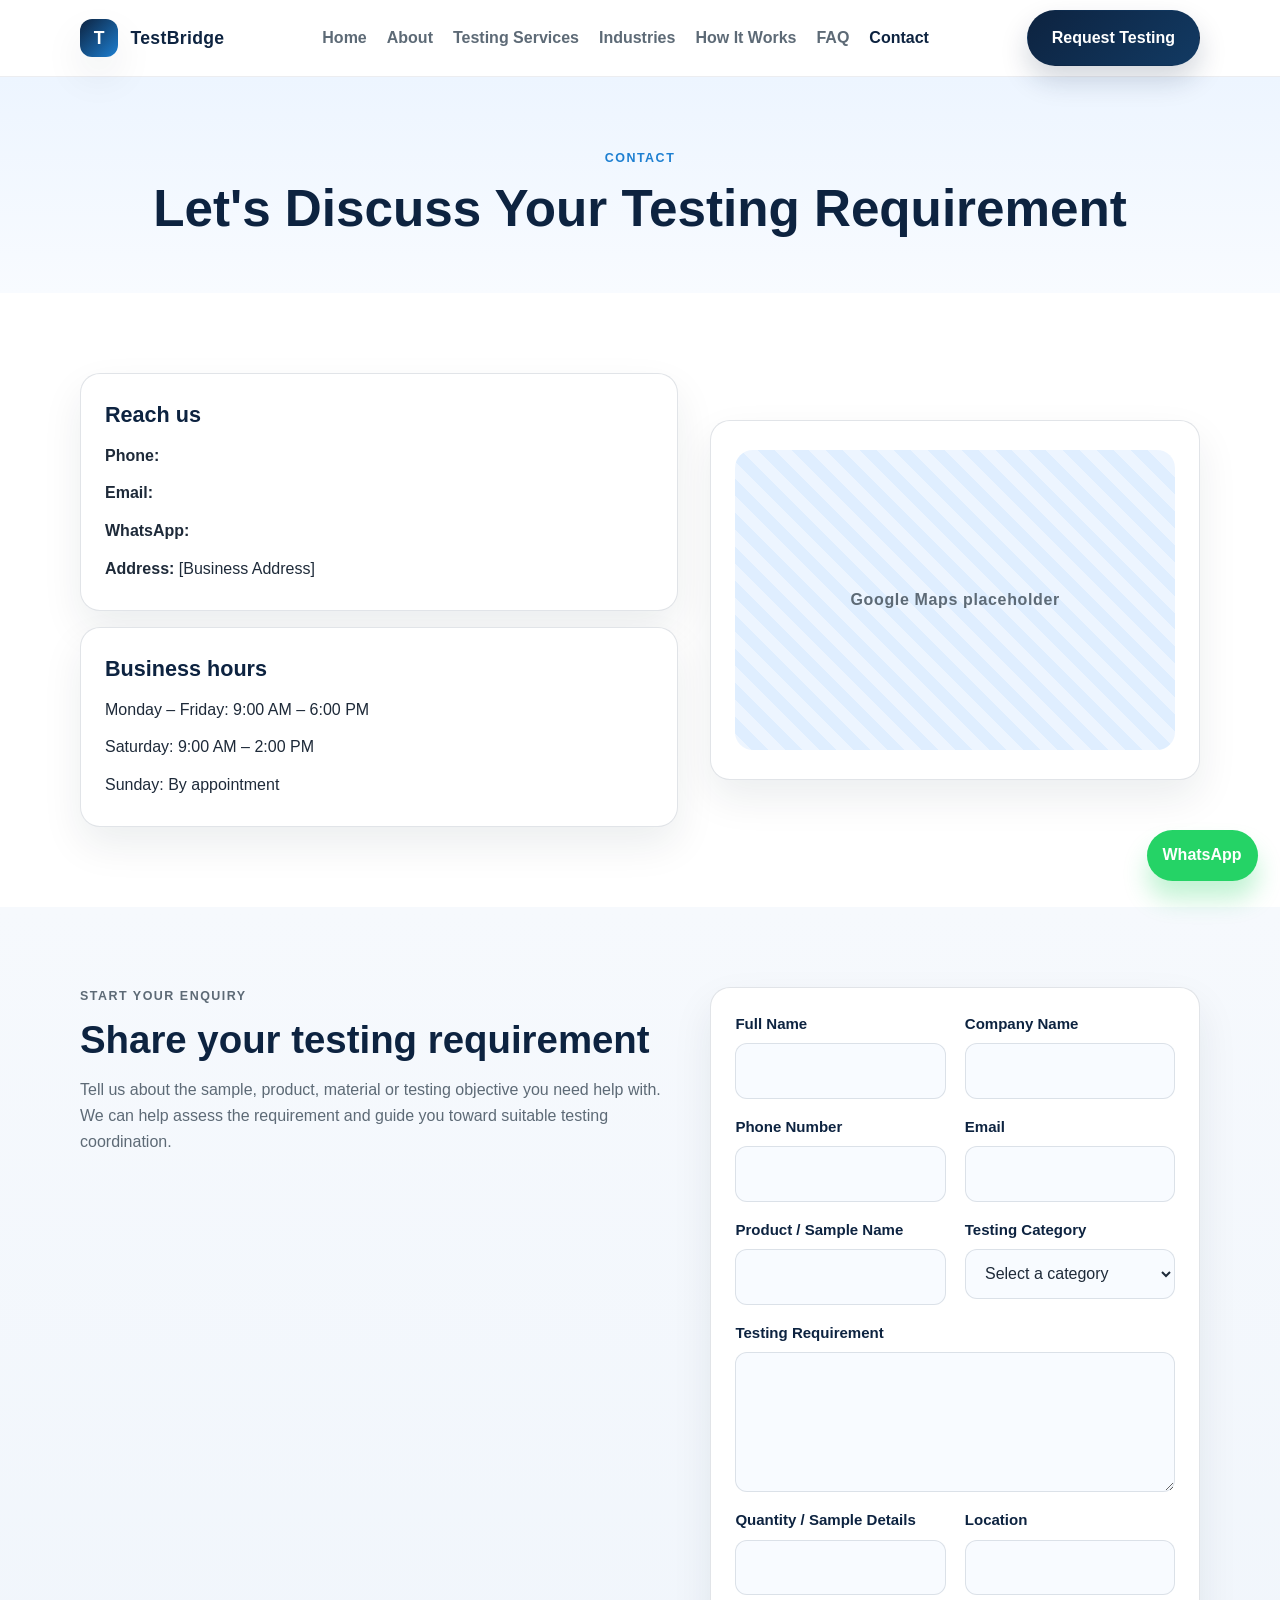
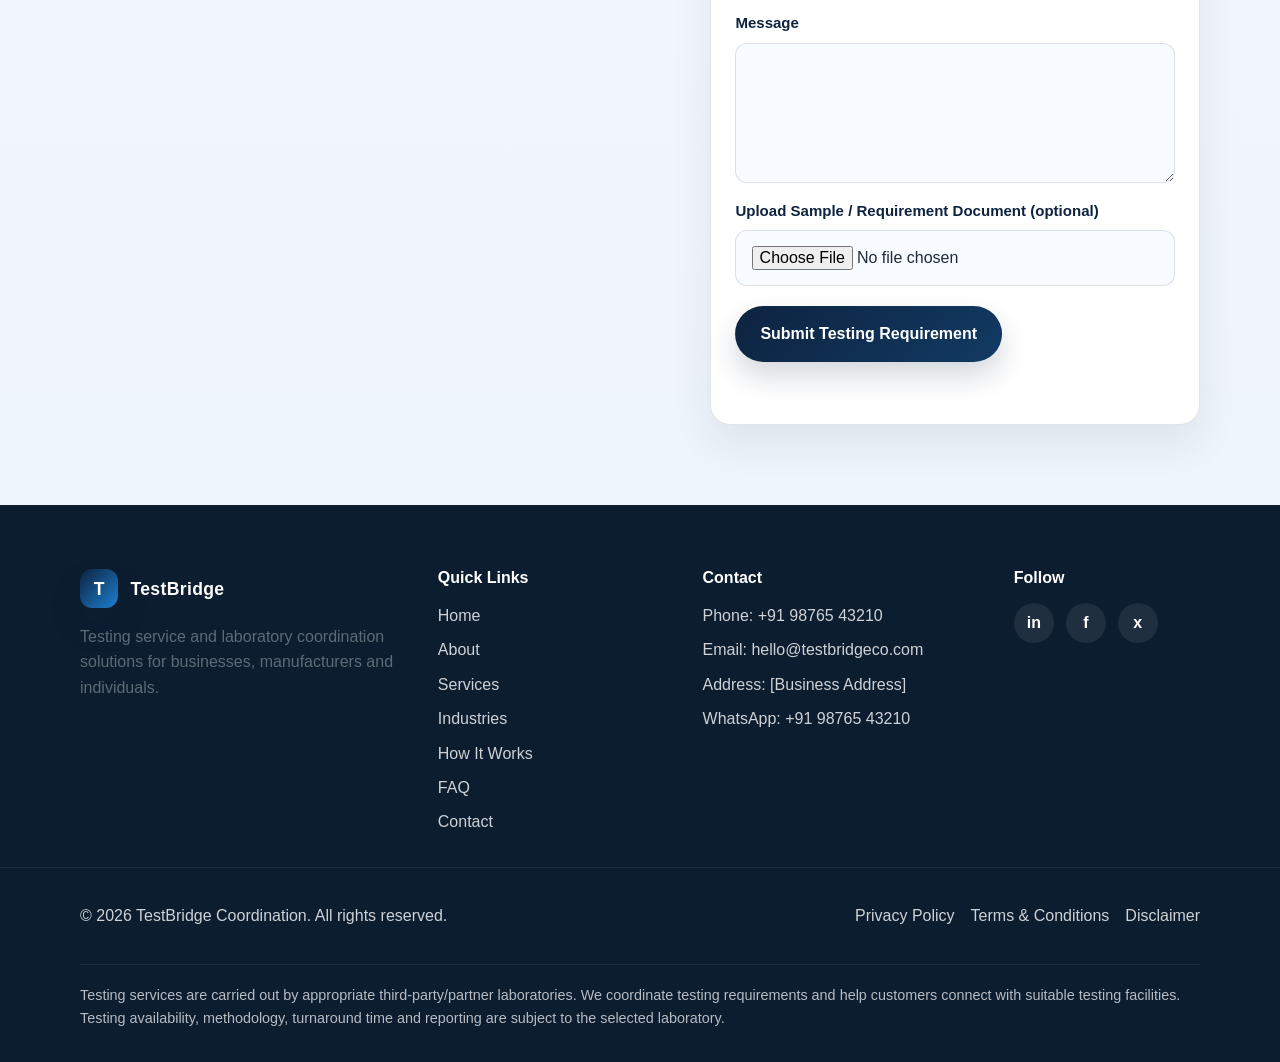
<file: contact.html>
<!DOCTYPE html>
<html lang="en">
  <head>
    <meta charset="UTF-8" />
    <meta name="viewport" content="width=device-width, initial-scale=1.0" />
    <title>Contact | Testing Requirement Enquiry</title>
    <meta name="description" content="Contact us to discuss your testing requirement, sample details, or product testing needs. Speak with our team about suitable testing coordination support." />
    <meta property="og:title" content="Contact Us" />
    <meta property="og:description" content="Discuss your testing requirement with our team and get guidance toward a suitable testing route." />
    <meta property="og:type" content="website" />
    <meta property="og:url" content="https://www.example.com/contact.html" />
    <link rel="canonical" href="https://www.example.com/contact.html" />
    <link rel="stylesheet" href="css/style.css" />
  </head>
  <body id="top">
    <header class="site-header">
      <div class="container nav-wrap">
        <a href="index.html" class="logo" aria-label="TestBridge Coordination home">
          <span class="logo-mark">T</span>
          <span class="logo-text">TestBridge</span>
        </a>
        <button class="nav-toggle" aria-label="Toggle menu" aria-expanded="false">
          <span></span>
          <span></span>
          <span></span>
        </button>
        <nav class="main-nav" aria-label="Main navigation">
          <ul>
            <li><a href="index.html">Home</a></li>
            <li><a href="about.html">About</a></li>
            <li><a href="services.html">Testing Services</a></li>
            <li><a href="industries.html">Industries</a></li>
            <li><a href="index.html#how-it-works">How It Works</a></li>
            <li><a href="index.html#faq">FAQ</a></li>
            <li><a href="contact.html" class="active">Contact</a></li>
          </ul>
        </nav>
        <a href="contact.html#lead-form" class="btn btn-primary nav-cta">Request Testing</a>
      </div>
    </header>

    <main>
      <section class="page-hero compact-hero">
        <div class="container reveal">
          <p class="eyebrow">Contact</p>
          <h1>Let's Discuss Your Testing Requirement</h1>
        </div>
      </section>

      <section class="section">
        <div class="container contact-grid">
          <div class="contact-panel reveal">
            <div class="contact-card">
              <h3>Reach us</h3>
              <ul class="contact-list contact-list-plain">
                <li><strong>Phone:</strong> <a href="tel:+919876543210">+91 98765 43210</a></li>
                <li><strong>Email:</strong> <a href="mailto:hello@testbridgeco.com">hello@testbridgeco.com</a></li>
                <li><strong>WhatsApp:</strong> <a href="https://wa.me/919876543210" target="_blank" rel="noreferrer">+91 98765 43210</a></li>
                <li><strong>Address:</strong> [Business Address]</li>
              </ul>
            </div>
            <div class="contact-card">
              <h3>Business hours</h3>
              <ul class="contact-list contact-list-plain">
                <li>Monday – Friday: 9:00 AM – 6:00 PM</li>
                <li>Saturday: 9:00 AM – 2:00 PM</li>
                <li>Sunday: By appointment</li>
              </ul>
            </div>
          </div>

          <div class="map-panel reveal">
            <div class="map-placeholder">
              <span>Google Maps placeholder</span>
            </div>
          </div>
        </div>
      </section>

      <section class="section muted-section" id="lead-form">
        <div class="container form-layout">
          <div class="section-copy reveal">
            <p class="eyebrow">Start your enquiry</p>
            <h2>Share your testing requirement</h2>
            <p>
              Tell us about the sample, product, material or testing objective you need help with. We can help assess the requirement and guide you toward suitable testing coordination.
            </p>
          </div>
          <form class="lead-form reveal" data-form="contact" novalidate>
            <div class="form-grid">
              <div class="field">
                <label for="contact-full-name">Full Name</label>
                <input id="contact-full-name" name="fullName" type="text" required />
              </div>
              <div class="field">
                <label for="contact-company-name">Company Name</label>
                <input id="contact-company-name" name="companyName" type="text" />
              </div>
              <div class="field">
                <label for="contact-phone">Phone Number</label>
                <input id="contact-phone" name="phone" type="tel" required />
              </div>
              <div class="field">
                <label for="contact-email">Email</label>
                <input id="contact-email" name="email" type="email" required />
              </div>
              <div class="field">
                <label for="contact-product">Product / Sample Name</label>
                <input id="contact-product" name="productName" type="text" required />
              </div>
              <div class="field">
                <label for="contact-category">Testing Category</label>
                <select id="contact-category" name="category" required>
                  <option value="">Select a category</option>
                  <option>Environmental Testing</option>
                  <option>Food &amp; Agriculture Testing</option>
                  <option>Construction &amp; Material Testing</option>
                  <option>Chemical Testing</option>
                  <option>Product Testing</option>
                  <option>Customized Testing</option>
                </select>
              </div>
              <div class="field field-full">
                <label for="contact-requirement">Testing Requirement</label>
                <textarea id="contact-requirement" name="requirement" required></textarea>
              </div>
              <div class="field">
                <label for="contact-quantity">Quantity / Sample Details</label>
                <input id="contact-quantity" name="quantity" type="text" />
              </div>
              <div class="field">
                <label for="contact-location">Location</label>
                <input id="contact-location" name="location" type="text" />
              </div>
              <div class="field field-full">
                <label for="contact-message">Message</label>
                <textarea id="contact-message" name="message"></textarea>
              </div>
              <div class="field field-full">
                <label for="contact-document">Upload Sample / Requirement Document (optional)</label>
                <input id="contact-document" name="document" type="file" />
              </div>
            </div>

            <div class="form-actions">
              <button type="submit" class="btn btn-primary">Submit Testing Requirement</button>
            </div>
            <p class="form-success" aria-live="polite"></p>
          </form>
        </div>
      </section>
    </main>

    <footer class="site-footer">
      <div class="container footer-grid">
        <div>
          <a href="index.html" class="logo footer-logo" aria-label="TestBridge Coordination home">
            <span class="logo-mark">T</span>
            <span class="logo-text">TestBridge</span>
          </a>
          <p>
            Testing service and laboratory coordination solutions for businesses, manufacturers and individuals.
          </p>
        </div>

        <div>
          <h3>Quick Links</h3>
          <ul class="footer-links">
            <li><a href="index.html">Home</a></li>
            <li><a href="about.html">About</a></li>
            <li><a href="services.html">Services</a></li>
            <li><a href="industries.html">Industries</a></li>
            <li><a href="index.html#how-it-works">How It Works</a></li>
            <li><a href="index.html#faq">FAQ</a></li>
            <li><a href="contact.html">Contact</a></li>
          </ul>
        </div>

        <div>
          <h3>Contact</h3>
          <ul class="contact-list">
            <li><a href="tel:+919876543210">Phone: +91 98765 43210</a></li>
            <li><a href="mailto:hello@testbridgeco.com">Email: hello@testbridgeco.com</a></li>
            <li><span>Address: [Business Address]</span></li>
            <li><a href="https://wa.me/919876543210" target="_blank" rel="noreferrer">WhatsApp: +91 98765 43210</a></li>
          </ul>
        </div>

        <div>
          <h3>Follow</h3>
          <div class="social-links" aria-label="Social media">
            <a href="#" aria-label="LinkedIn">in</a>
            <a href="#" aria-label="Facebook">f</a>
            <a href="#" aria-label="X">x</a>
          </div>
        </div>
      </div>

      <div class="footer-bottom">
        <div class="container footer-bottom-inner">
          <p>© <span id="year"></span> TestBridge Coordination. All rights reserved.</p>
          <div class="legal-links">
            <a href="#">Privacy Policy</a>
            <a href="#">Terms &amp; Conditions</a>
            <a href="#">Disclaimer</a>
          </div>
        </div>
      </div>

      <div class="container disclaimer">
        <p>
          Testing services are carried out by appropriate third-party/partner laboratories. We coordinate testing requirements and help customers connect with suitable testing facilities. Testing availability, methodology, turnaround time and reporting are subject to the selected laboratory.
        </p>
      </div>
    </footer>

    <a href="#top" class="back-to-top" aria-label="Back to top">↑</a>
    <a href="https://wa.me/919876543210" class="whatsapp-float" target="_blank" rel="noreferrer" aria-label="Chat on WhatsApp">WhatsApp</a>

    <script src="js/script.js"></script>
  </body>
</html>
</file>
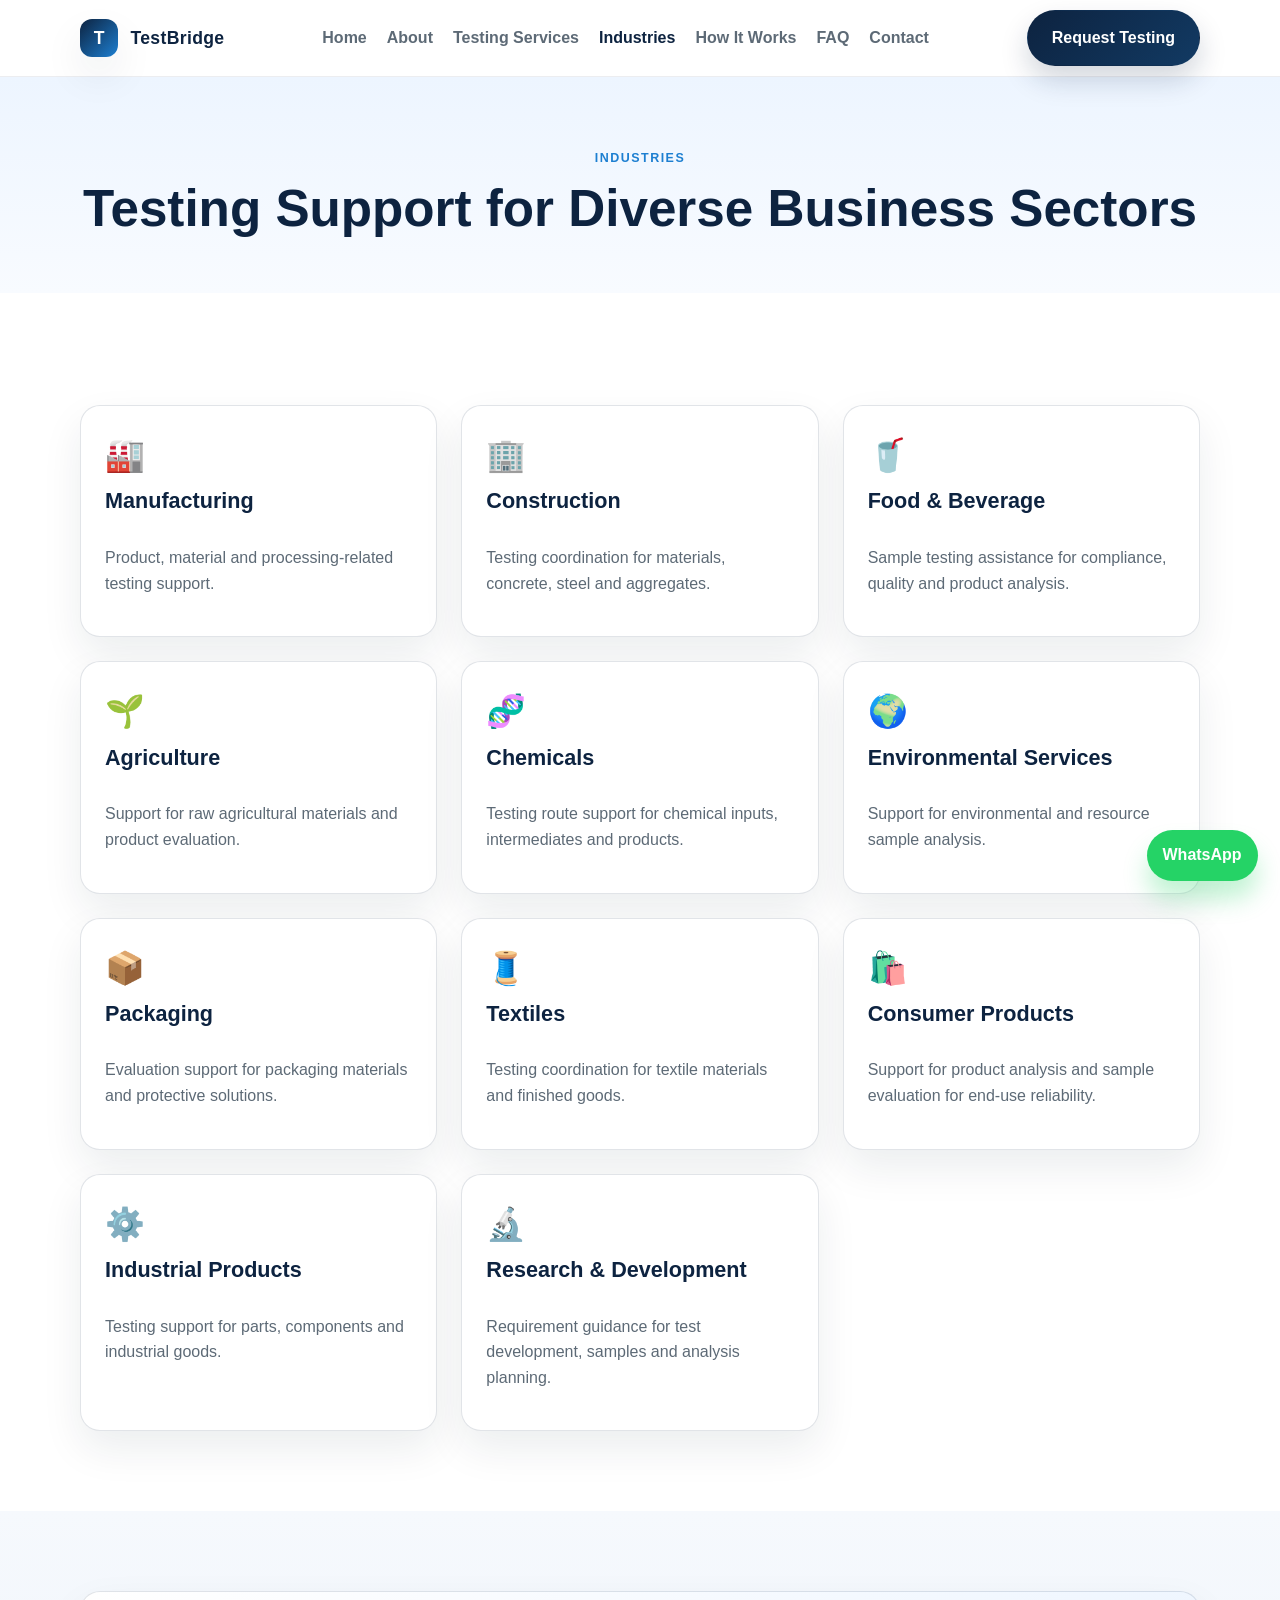
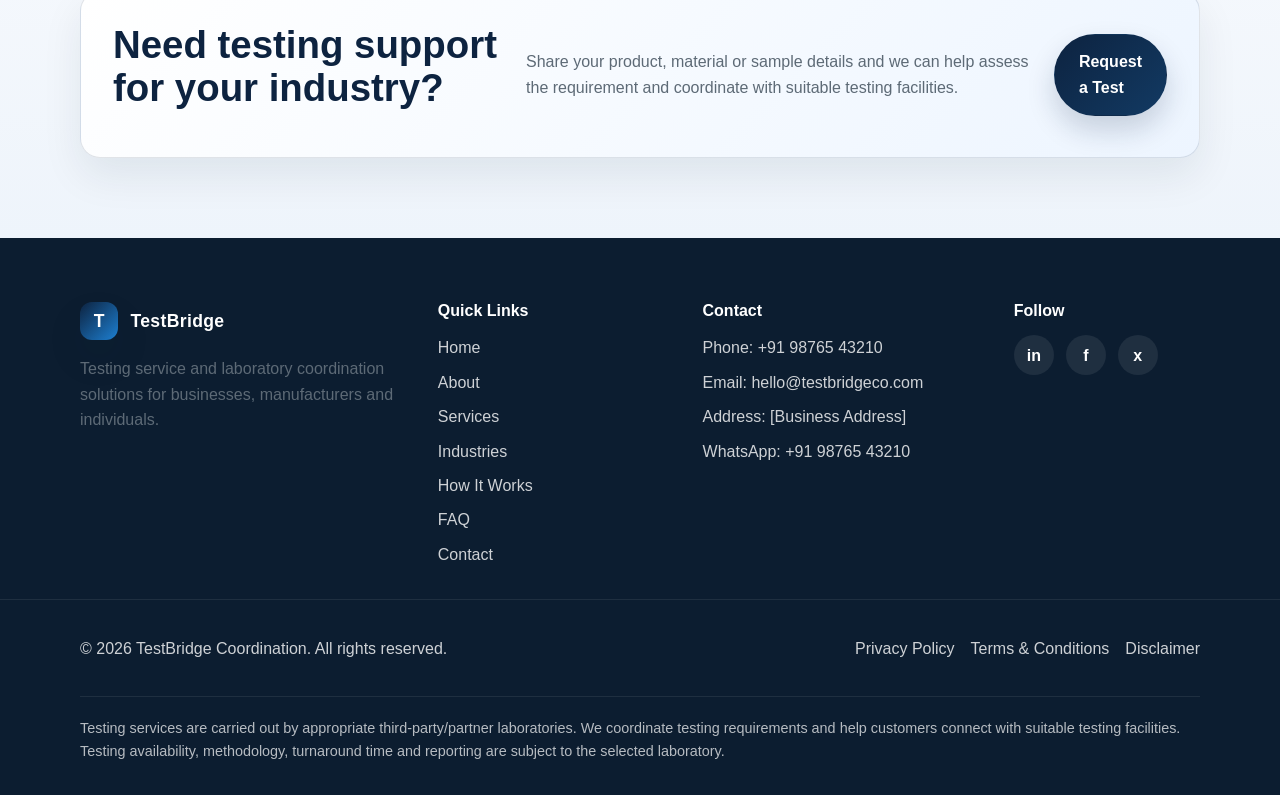
<file: industries.html>
<!DOCTYPE html>
<html lang="en">
  <head>
    <meta charset="UTF-8" />
    <meta name="viewport" content="width=device-width, initial-scale=1.0" />
    <title>Industries We Support | Testing Coordination</title>
    <meta name="description" content="Testing coordination support for manufacturing, construction, food and beverage, agricultural, chemical, environmental, packaging, textile, and product industries." />
    <meta property="og:title" content="Industries We Support" />
    <meta property="og:description" content="We help businesses in multiple industries identify testing requirements and connect with suitable laboratories." />
    <meta property="og:type" content="website" />
    <meta property="og:url" content="https://www.example.com/industries.html" />
    <link rel="canonical" href="https://www.example.com/industries.html" />
    <link rel="stylesheet" href="css/style.css" />
  </head>
  <body id="top">
    <header class="site-header">
      <div class="container nav-wrap">
        <a href="index.html" class="logo" aria-label="TestBridge Coordination home">
          <span class="logo-mark">T</span>
          <span class="logo-text">TestBridge</span>
        </a>
        <button class="nav-toggle" aria-label="Toggle menu" aria-expanded="false">
          <span></span>
          <span></span>
          <span></span>
        </button>
        <nav class="main-nav" aria-label="Main navigation">
          <ul>
            <li><a href="index.html">Home</a></li>
            <li><a href="about.html">About</a></li>
            <li><a href="services.html">Testing Services</a></li>
            <li><a href="industries.html" class="active">Industries</a></li>
            <li><a href="index.html#how-it-works">How It Works</a></li>
            <li><a href="index.html#faq">FAQ</a></li>
            <li><a href="contact.html">Contact</a></li>
          </ul>
        </nav>
        <a href="contact.html#lead-form" class="btn btn-primary nav-cta">Request Testing</a>
      </div>
    </header>

    <main>
      <section class="page-hero compact-hero">
        <div class="container reveal">
          <p class="eyebrow">Industries</p>
          <h1>Testing Support for Diverse Business Sectors</h1>
        </div>
      </section>

      <section class="section">
        <div class="container">
          <div class="industry-grid large-grid">
            <div class="industry-card reveal"><span>🏭</span><h3>Manufacturing</h3><p>Product, material and processing-related testing support.</p></div>
            <div class="industry-card reveal"><span>🏢</span><h3>Construction</h3><p>Testing coordination for materials, concrete, steel and aggregates.</p></div>
            <div class="industry-card reveal"><span>🥤</span><h3>Food &amp; Beverage</h3><p>Sample testing assistance for compliance, quality and product analysis.</p></div>
            <div class="industry-card reveal"><span>🌱</span><h3>Agriculture</h3><p>Support for raw agricultural materials and product evaluation.</p></div>
            <div class="industry-card reveal"><span>🧬</span><h3>Chemicals</h3><p>Testing route support for chemical inputs, intermediates and products.</p></div>
            <div class="industry-card reveal"><span>🌍</span><h3>Environmental Services</h3><p>Support for environmental and resource sample analysis.</p></div>
            <div class="industry-card reveal"><span>📦</span><h3>Packaging</h3><p>Evaluation support for packaging materials and protective solutions.</p></div>
            <div class="industry-card reveal"><span>🧵</span><h3>Textiles</h3><p>Testing coordination for textile materials and finished goods.</p></div>
            <div class="industry-card reveal"><span>🛍️</span><h3>Consumer Products</h3><p>Support for product analysis and sample evaluation for end-use reliability.</p></div>
            <div class="industry-card reveal"><span>⚙️</span><h3>Industrial Products</h3><p>Testing support for parts, components and industrial goods.</p></div>
            <div class="industry-card reveal"><span>🔬</span><h3>Research &amp; Development</h3><p>Requirement guidance for test development, samples and analysis planning.</p></div>
          </div>
        </div>
      </section>

      <section class="section muted-section">
        <div class="container info-banner reveal">
          <h2>Need testing support for your industry?</h2>
          <p>Share your product, material or sample details and we can help assess the requirement and coordinate with suitable testing facilities.</p>
          <a href="contact.html#lead-form" class="btn btn-primary">Request a Test</a>
        </div>
      </section>
    </main>

    <footer class="site-footer">
      <div class="container footer-grid">
        <div>
          <a href="index.html" class="logo footer-logo" aria-label="TestBridge Coordination home">
            <span class="logo-mark">T</span>
            <span class="logo-text">TestBridge</span>
          </a>
          <p>
            Testing service and laboratory coordination solutions for businesses, manufacturers and individuals.
          </p>
        </div>

        <div>
          <h3>Quick Links</h3>
          <ul class="footer-links">
            <li><a href="index.html">Home</a></li>
            <li><a href="about.html">About</a></li>
            <li><a href="services.html">Services</a></li>
            <li><a href="industries.html">Industries</a></li>
            <li><a href="index.html#how-it-works">How It Works</a></li>
            <li><a href="index.html#faq">FAQ</a></li>
            <li><a href="contact.html">Contact</a></li>
          </ul>
        </div>

        <div>
          <h3>Contact</h3>
          <ul class="contact-list">
            <li><a href="tel:+919876543210">Phone: +91 98765 43210</a></li>
            <li><a href="mailto:hello@testbridgeco.com">Email: hello@testbridgeco.com</a></li>
            <li><span>Address: [Business Address]</span></li>
            <li><a href="https://wa.me/919876543210" target="_blank" rel="noreferrer">WhatsApp: +91 98765 43210</a></li>
          </ul>
        </div>

        <div>
          <h3>Follow</h3>
          <div class="social-links" aria-label="Social media">
            <a href="#" aria-label="LinkedIn">in</a>
            <a href="#" aria-label="Facebook">f</a>
            <a href="#" aria-label="X">x</a>
          </div>
        </div>
      </div>

      <div class="footer-bottom">
        <div class="container footer-bottom-inner">
          <p>© <span id="year"></span> TestBridge Coordination. All rights reserved.</p>
          <div class="legal-links">
            <a href="#">Privacy Policy</a>
            <a href="#">Terms &amp; Conditions</a>
            <a href="#">Disclaimer</a>
          </div>
        </div>
      </div>

      <div class="container disclaimer">
        <p>
          Testing services are carried out by appropriate third-party/partner laboratories. We coordinate testing requirements and help customers connect with suitable testing facilities. Testing availability, methodology, turnaround time and reporting are subject to the selected laboratory.
        </p>
      </div>
    </footer>

    <a href="#top" class="back-to-top" aria-label="Back to top">↑</a>
    <a href="https://wa.me/919876543210" class="whatsapp-float" target="_blank" rel="noreferrer" aria-label="Chat on WhatsApp">WhatsApp</a>

    <script src="js/script.js"></script>
  </body>
</html>
</file>
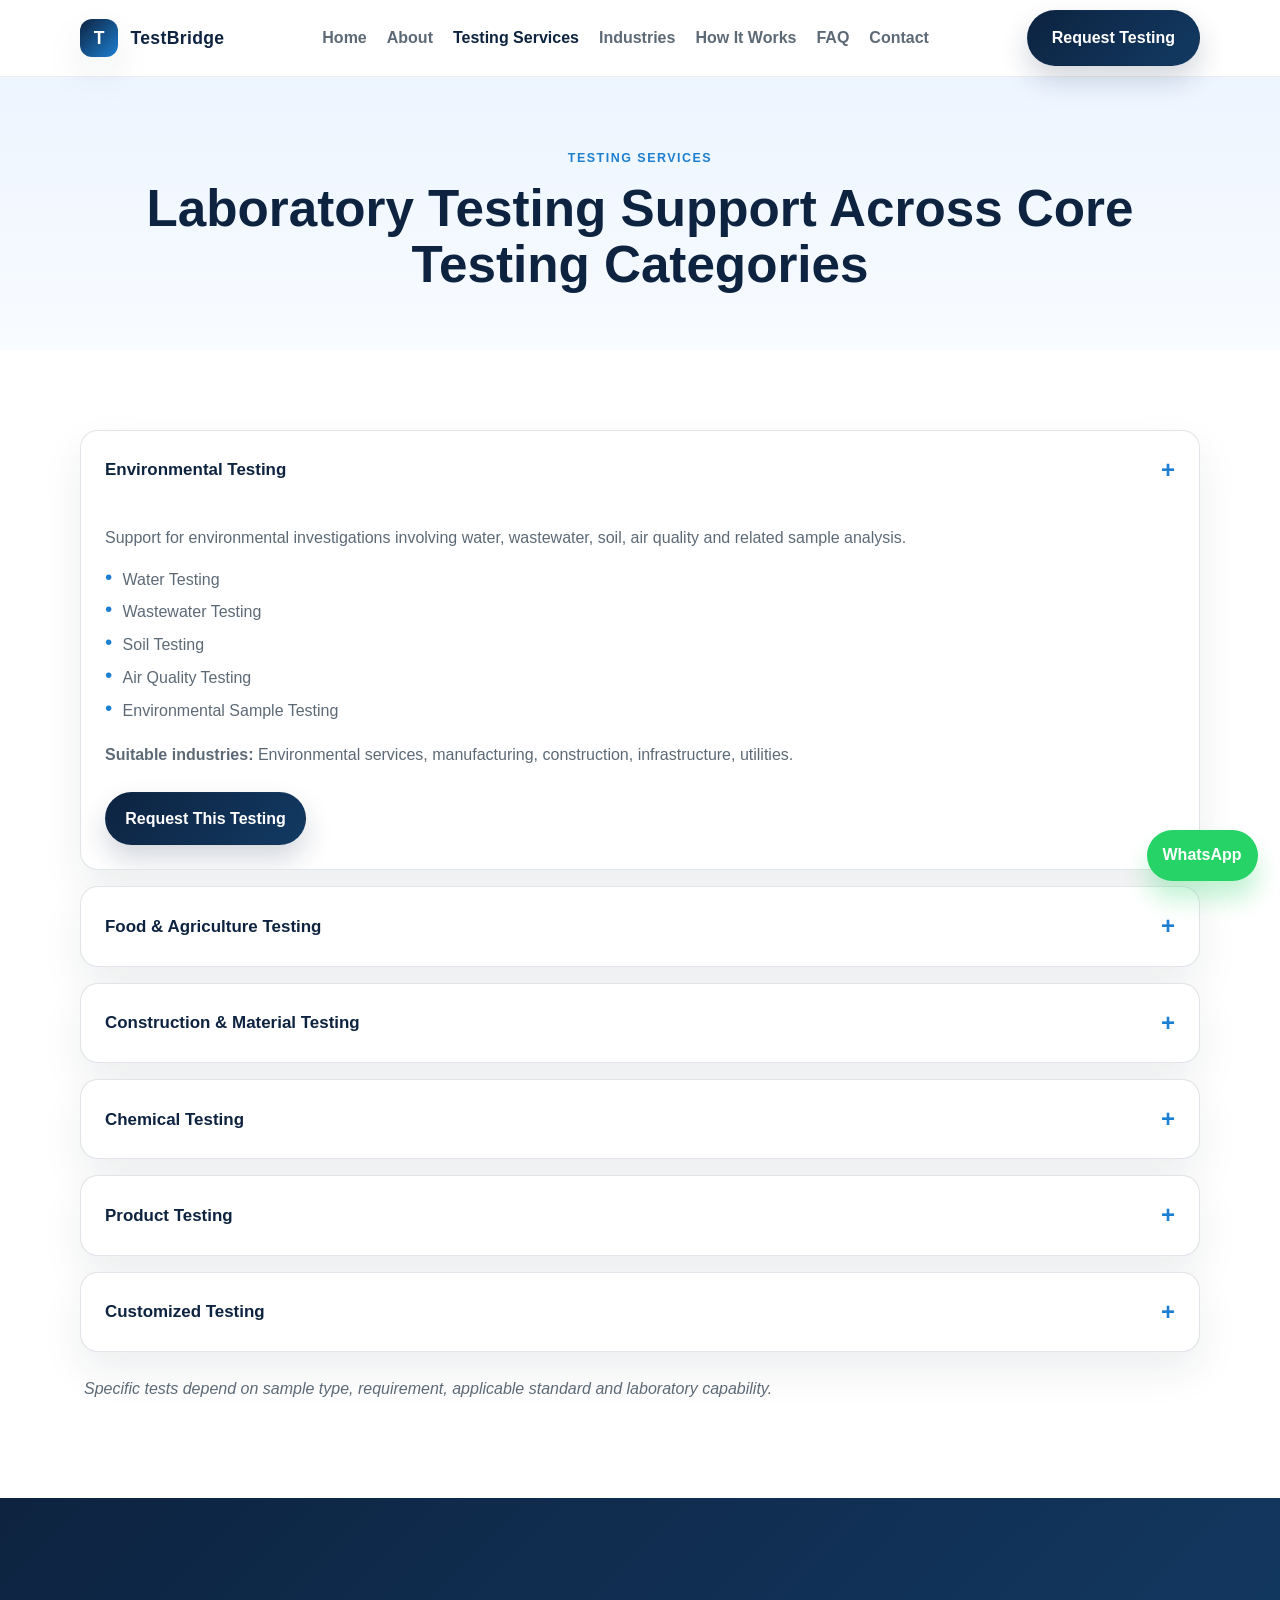
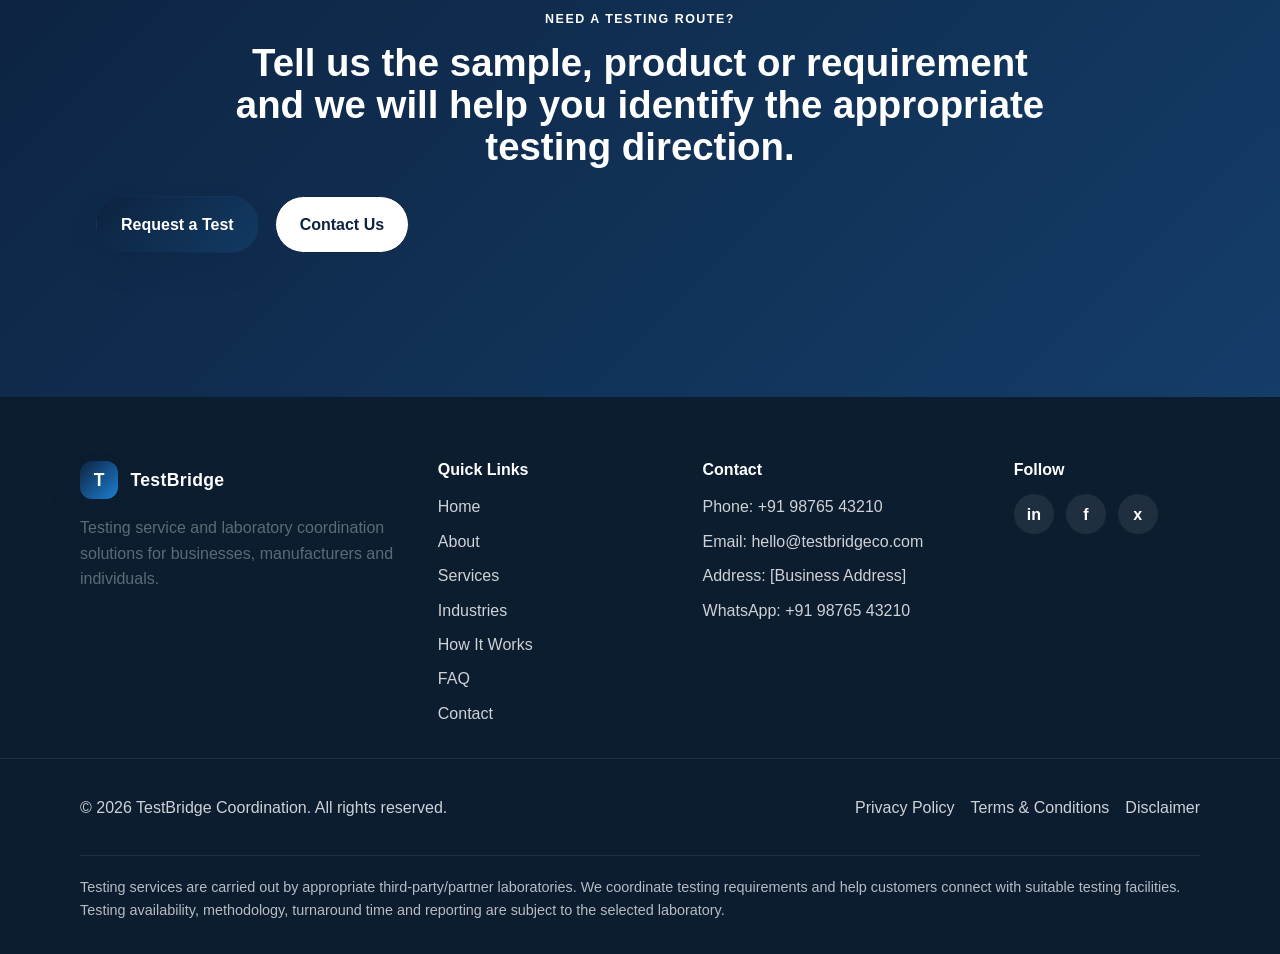
<file: services.html>
<!DOCTYPE html>
<html lang="en">
  <head>
    <meta charset="UTF-8" />
    <meta name="viewport" content="width=device-width, initial-scale=1.0" />
    <title>Testing Services | Environmental, Product & Material Testing</title>
    <meta name="description" content="Explore environmental testing, product testing, food testing, chemical testing, and custom testing support coordinated through suitable third-party laboratories." />
    <meta property="og:title" content="Testing Services" />
    <meta property="og:description" content="Explore laboratory testing coordination support across environmental, food, materials, chemical, product, and custom testing needs." />
    <meta property="og:type" content="website" />
    <meta property="og:url" content="https://www.example.com/services.html" />
    <link rel="canonical" href="https://www.example.com/services.html" />
    <link rel="stylesheet" href="css/style.css" />
  </head>
  <body id="top">
    <header class="site-header">
      <div class="container nav-wrap">
        <a href="index.html" class="logo" aria-label="TestBridge Coordination home">
          <span class="logo-mark">T</span>
          <span class="logo-text">TestBridge</span>
        </a>
        <button class="nav-toggle" aria-label="Toggle menu" aria-expanded="false">
          <span></span>
          <span></span>
          <span></span>
        </button>
        <nav class="main-nav" aria-label="Main navigation">
          <ul>
            <li><a href="index.html">Home</a></li>
            <li><a href="about.html">About</a></li>
            <li><a href="services.html" class="active">Testing Services</a></li>
            <li><a href="industries.html">Industries</a></li>
            <li><a href="index.html#how-it-works">How It Works</a></li>
            <li><a href="index.html#faq">FAQ</a></li>
            <li><a href="contact.html">Contact</a></li>
          </ul>
        </nav>
        <a href="contact.html#lead-form" class="btn btn-primary nav-cta">Request Testing</a>
      </div>
    </header>

    <main>
      <section class="page-hero compact-hero">
        <div class="container reveal">
          <p class="eyebrow">Testing services</p>
          <h1>Laboratory Testing Support Across Core Testing Categories</h1>
        </div>
      </section>

      <section class="section">
        <div class="container">
          <div class="service-accordion">
            <div class="accordion-item reveal active">
              <button class="accordion-header" type="button" aria-expanded="true">
                <span>Environmental Testing</span>
                <span class="accordion-plus">+</span>
              </button>
              <div class="accordion-content">
                <div class="accordion-body">
                  <p>Support for environmental investigations involving water, wastewater, soil, air quality and related sample analysis.</p>
                  <ul>
                    <li>Water Testing</li>
                    <li>Wastewater Testing</li>
                    <li>Soil Testing</li>
                    <li>Air Quality Testing</li>
                    <li>Environmental Sample Testing</li>
                  </ul>
                  <p><strong>Suitable industries:</strong> Environmental services, manufacturing, construction, infrastructure, utilities.</p>
                  <a href="contact.html#lead-form" class="btn btn-primary small-btn">Request This Testing</a>
                </div>
              </div>
            </div>

            <div class="accordion-item reveal">
              <button class="accordion-header" type="button" aria-expanded="false">
                <span>Food &amp; Agriculture Testing</span>
                <span class="accordion-plus">+</span>
              </button>
              <div class="accordion-content">
                <div class="accordion-body">
                  <p>Requirement-based support for food quality, nutritional evaluation, agricultural samples and microbiological or chemical analysis.</p>
                  <ul>
                    <li>Food Quality Testing</li>
                    <li>Nutritional Testing</li>
                    <li>Microbiological Testing</li>
                    <li>Chemical Analysis</li>
                    <li>Agricultural Product Testing</li>
                  </ul>
                  <p><strong>Suitable industries:</strong> Food &amp; beverage, agriculture, processing, retail, quality assurance.</p>
                  <a href="contact.html#lead-form" class="btn btn-primary small-btn">Request This Testing</a>
                </div>
              </div>
            </div>

            <div class="accordion-item reveal">
              <button class="accordion-header" type="button" aria-expanded="false">
                <span>Construction &amp; Material Testing</span>
                <span class="accordion-plus">+</span>
              </button>
              <div class="accordion-content">
                <div class="accordion-body">
                  <p>Testing support for building materials, construction inputs and structural-related materials used in infrastructure and development projects.</p>
                  <ul>
                    <li>Cement Testing</li>
                    <li>Concrete Testing</li>
                    <li>Steel Testing</li>
                    <li>Soil Testing</li>
                    <li>Aggregate Testing</li>
                    <li>Building Material Testing</li>
                  </ul>
                  <p><strong>Suitable industries:</strong> Construction, infrastructure, engineering, real estate, materials.</p>
                  <a href="contact.html#lead-form" class="btn btn-primary small-btn">Request This Testing</a>
                </div>
              </div>
            </div>

            <div class="accordion-item reveal">
              <button class="accordion-header" type="button" aria-expanded="false">
                <span>Chemical Testing</span>
                <span class="accordion-plus">+</span>
              </button>
              <div class="accordion-content">
                <div class="accordion-body">
                  <p>Coordination for chemistry-related testing requirements involving raw materials, industrial chemicals and analytical evaluation.</p>
                  <ul>
                    <li>Chemical Analysis</li>
                    <li>Raw Material Testing</li>
                    <li>Industrial Chemical Testing</li>
                    <li>Physical &amp; Chemical Analysis</li>
                  </ul>
                  <p><strong>Suitable industries:</strong> Chemicals, manufacturing, processing, energy, research, quality control.</p>
                  <a href="contact.html#lead-form" class="btn btn-primary small-btn">Request This Testing</a>
                </div>
              </div>
            </div>

            <div class="accordion-item reveal">
              <button class="accordion-header" type="button" aria-expanded="false">
                <span>Product Testing</span>
                <span class="accordion-plus">+</span>
              </button>
              <div class="accordion-content">
                <div class="accordion-body">
                  <p>Support for consumer goods and industrial products where evaluation depends on sample type, intended use and testing objective.</p>
                  <ul>
                    <li>Consumer Product Testing</li>
                    <li>Plastic Testing</li>
                    <li>Textile Testing</li>
                    <li>Packaging Testing</li>
                    <li>Industrial Product Testing</li>
                    <li>Electrical/Electronic Product Testing</li>
                  </ul>
                  <p><strong>Suitable industries:</strong> Consumer goods, packaging, textiles, electronics, industrial manufacturing.</p>
                  <a href="contact.html#lead-form" class="btn btn-primary small-btn">Request This Testing</a>
                </div>
              </div>
            </div>

            <div class="accordion-item reveal">
              <button class="accordion-header" type="button" aria-expanded="false">
                <span>Customized Testing</span>
                <span class="accordion-plus">+</span>
              </button>
              <div class="accordion-content">
                <div class="accordion-body">
                  <p>Assistance for non-standard or unique testing requirements where the method, sample and objective may require tailored coordination.</p>
                  <ul>
                    <li>Special Testing Requirements</li>
                    <li>Third-Party Testing</li>
                    <li>Product Analysis</li>
                    <li>Sample Analysis</li>
                    <li>Requirement-Based Testing</li>
                  </ul>
                  <p><strong>Suitable industries:</strong> Research, custom manufacturing, product development, quality evaluation, specialist suppliers.</p>
                  <a href="contact.html#lead-form" class="btn btn-primary small-btn">Request This Testing</a>
                </div>
              </div>
            </div>
          </div>

          <p class="small-note reveal">
            Specific tests depend on sample type, requirement, applicable standard and laboratory capability.
          </p>
        </div>
      </section>

      <section class="section final-cta-wrap">
        <div class="container final-cta reveal">
          <p class="eyebrow">Need a testing route?</p>
          <h2>Tell us the sample, product or requirement and we will help you identify the appropriate testing direction.</h2>
          <div class="hero-actions">
            <a href="contact.html#lead-form" class="btn btn-primary">Request a Test</a>
            <a href="contact.html" class="btn btn-secondary">Contact Us</a>
          </div>
        </div>
      </section>
    </main>

    <footer class="site-footer">
      <div class="container footer-grid">
        <div>
          <a href="index.html" class="logo footer-logo" aria-label="TestBridge Coordination home">
            <span class="logo-mark">T</span>
            <span class="logo-text">TestBridge</span>
          </a>
          <p>
            Testing service and laboratory coordination solutions for businesses, manufacturers and individuals.
          </p>
        </div>

        <div>
          <h3>Quick Links</h3>
          <ul class="footer-links">
            <li><a href="index.html">Home</a></li>
            <li><a href="about.html">About</a></li>
            <li><a href="services.html">Services</a></li>
            <li><a href="industries.html">Industries</a></li>
            <li><a href="index.html#how-it-works">How It Works</a></li>
            <li><a href="index.html#faq">FAQ</a></li>
            <li><a href="contact.html">Contact</a></li>
          </ul>
        </div>

        <div>
          <h3>Contact</h3>
          <ul class="contact-list">
            <li><a href="tel:+919876543210">Phone: +91 98765 43210</a></li>
            <li><a href="mailto:hello@testbridgeco.com">Email: hello@testbridgeco.com</a></li>
            <li><span>Address: [Business Address]</span></li>
            <li><a href="https://wa.me/919876543210" target="_blank" rel="noreferrer">WhatsApp: +91 98765 43210</a></li>
          </ul>
        </div>

        <div>
          <h3>Follow</h3>
          <div class="social-links" aria-label="Social media">
            <a href="#" aria-label="LinkedIn">in</a>
            <a href="#" aria-label="Facebook">f</a>
            <a href="#" aria-label="X">x</a>
          </div>
        </div>
      </div>

      <div class="footer-bottom">
        <div class="container footer-bottom-inner">
          <p>© <span id="year"></span> TestBridge Coordination. All rights reserved.</p>
          <div class="legal-links">
            <a href="#">Privacy Policy</a>
            <a href="#">Terms &amp; Conditions</a>
            <a href="#">Disclaimer</a>
          </div>
        </div>
      </div>

      <div class="container disclaimer">
        <p>
          Testing services are carried out by appropriate third-party/partner laboratories. We coordinate testing requirements and help customers connect with suitable testing facilities. Testing availability, methodology, turnaround time and reporting are subject to the selected laboratory.
        </p>
      </div>
    </footer>

    <a href="#top" class="back-to-top" aria-label="Back to top">↑</a>
    <a href="https://wa.me/919876543210" class="whatsapp-float" target="_blank" rel="noreferrer" aria-label="Chat on WhatsApp">WhatsApp</a>

    <script src="js/script.js"></script>
  </body>
</html>
</file>
<file: css/style.css>
:root {
  --primary: #0d2340;
  --primary-2: #123a63;
  --secondary: #1d7fd1;
  --secondary-soft: #e6f1fb;
  --accent: #6bb6ff;
  --text: #1e2a39;
  --muted: #5d6a76;
  --border: rgba(13, 35, 64, 0.12);
  --bg: #f3f7fb;
  --white: #ffffff;
  --shadow: 0 18px 40px rgba(16, 32, 49, 0.08);
  --radius: 20px;
  --radius-sm: 12px;
  --container: min(1120px, calc(100% - 2rem));
}

* {
  box-sizing: border-box;
}

html {
  scroll-behavior: smooth;
}

body {
  margin: 0;
  font-family: Arial, Helvetica, sans-serif;
  line-height: 1.6;
  color: var(--text);
  background: var(--white);
}

a {
  color: inherit;
  text-decoration: none;
}

img {
  max-width: 100%;
  display: block;
}

button,
input,
select,
textarea {
  font: inherit;
}

.container {
  width: var(--container);
  margin: 0 auto;
}

.site-header {
  position: sticky;
  top: 0;
  z-index: 1000;
  background: rgba(255, 255, 255, 0.92);
  backdrop-filter: blur(14px);
  border-bottom: 1px solid rgba(13, 35, 64, 0.08);
}

.nav-wrap {
  display: flex;
  align-items: center;
  justify-content: space-between;
  min-height: 76px;
  gap: 1rem;
}

.logo {
  display: inline-flex;
  align-items: center;
  gap: 0.75rem;
  font-weight: 800;
  color: var(--primary);
}

.logo-mark {
  display: inline-flex;
  align-items: center;
  justify-content: center;
  width: 2.4rem;
  height: 2.4rem;
  border-radius: 0.75rem;
  background: linear-gradient(135deg, var(--primary), var(--secondary));
  color: var(--white);
  font-size: 1.1rem;
  box-shadow: var(--shadow);
}

.logo-text {
  font-size: 1.1rem;
  letter-spacing: 0.02em;
}

.main-nav ul {
  display: flex;
  align-items: center;
  list-style: none;
  gap: 1.25rem;
  margin: 0;
  padding: 0;
}

.main-nav a {
  color: var(--muted);
  font-weight: 600;
  transition: color 0.2s ease;
}

.main-nav a:hover,
.main-nav a.active {
  color: var(--primary);
}

.nav-cta {
  white-space: nowrap;
}

.nav-toggle {
  display: none;
  border: 0;
  background: transparent;
  width: 2.8rem;
  height: 2.8rem;
  padding: 0.5rem;
  cursor: pointer;
}

.nav-toggle span {
  display: block;
  width: 100%;
  height: 2px;
  background: var(--primary);
  border-radius: 999px;
  margin: 0.34rem auto;
}

.btn {
  display: inline-flex;
  align-items: center;
  justify-content: center;
  padding: 0.9rem 1.5rem;
  border-radius: 999px;
  border: 1px solid transparent;
  font-weight: 700;
  transition: transform 0.2s ease, box-shadow 0.2s ease, border-color 0.2s ease;
  cursor: pointer;
}

.btn:hover {
  transform: translateY(-1px);
}

.btn-primary {
  background: linear-gradient(135deg, var(--primary), var(--primary-2));
  color: var(--white);
  box-shadow: 0 14px 28px rgba(13, 35, 64, 0.18);
}

.btn-secondary {
  background: var(--white);
  border-color: var(--primary);
  color: var(--primary);
}

.btn-light {
  background: var(--white);
  color: var(--primary);
}

.hero {
  padding: 5.5rem 0 3rem;
  background: linear-gradient(180deg, #f4f9ff 0%, #ffffff 100%);
}

.hero-grid {
  display: grid;
  grid-template-columns: 1.1fr 0.9fr;
  align-items: center;
  gap: 3rem;
}

.eyebrow {
  margin: 0 0 0.75rem;
  color: var(--secondary);
  text-transform: uppercase;
  letter-spacing: 0.12em;
  font-size: 0.78rem;
  font-weight: 800;
}

.eyebrow.light {
  color: rgba(255, 255, 255, 0.84);
}

h1,
h2,
h3 {
  margin: 0 0 1rem;
  line-height: 1.1;
  color: var(--primary);
}

h1 {
  font-size: clamp(2.3rem, 4vw, 4.2rem);
}

h2 {
  font-size: clamp(2rem, 3vw, 3rem);
}

h3 {
  font-size: 1.35rem;
}

.lead,
.section-copy p,
.feature-panel li,
.service-card p,
.service-card li,
.info-card p,
.benefit-card p,
.industry-card p,
.step-card p,
.footer-grid p,
.contact-list,
.text-link,
.accordion-body,
.info-banner p {
  color: var(--muted);
}

.lead {
  max-width: 40rem;
  font-size: 1.08rem;
}

.hero-actions {
  display: flex;
  flex-wrap: wrap;
  gap: 1rem;
  margin: 1.75rem 0 2rem;
}

.hero-meta {
  display: flex;
  flex-wrap: wrap;
  gap: 1.5rem;
}

.hero-meta div {
  display: flex;
  flex-direction: column;
  gap: 0.2rem;
  min-width: 150px;
}

.hero-meta strong {
  color: var(--primary);
}

.hero-meta span {
  color: var(--muted);
  font-size: 0.9rem;
}

.hero-visual {
  display: flex;
  justify-content: center;
}

.visual-card {
  position: relative;
  width: min(100%, 520px);
  background: linear-gradient(180deg, #f1f7ff 0%, #eef4fb 100%);
  border: 1px solid rgba(13, 35, 64, 0.06);
  box-shadow: 0 30px 50px rgba(18, 58, 99, 0.11);
  border-radius: 28px;
  padding: 1.2rem;
}

.visual-topbar {
  display: flex;
  gap: 0.5rem;
  margin-bottom: 1rem;
}

.visual-topbar span {
  width: 0.8rem;
  height: 0.8rem;
  border-radius: 50%;
  background: rgba(13, 35, 64, 0.12);
}

.visual-topbar span:nth-child(1) { background: #ff6d67; }
.visual-topbar span:nth-child(2) { background: #ffd35c; }
.visual-topbar span:nth-child(3) { background: #67d18b; }

.lab-scene {
  position: relative;
  display: grid;
  place-items: center;
  min-height: 400px;
  border-radius: 22px;
  background: linear-gradient(160deg, #dfeeff 0%, #f5fbff 100%);
  overflow: hidden;
}

.glass-panel {
  position: relative;
  width: min(85%, 360px);
  min-height: 220px;
  padding: 1.2rem;
  border-radius: 24px;
  border: 1px solid rgba(13, 35, 64, 0.08);
  background: linear-gradient(180deg, rgba(255,255,255,0.9), rgba(215,236,252,0.72));
  box-shadow: inset 0 1px 0 rgba(255,255,255,0.9);
}

.chip {
  position: absolute;
  border-radius: 999px;
  box-shadow: 0 10px 20px rgba(45, 105, 176, 0.2);
}

.chip-blue {
  width: 115px;
  height: 115px;
  top: 30px;
  left: 35px;
  background: linear-gradient(135deg, rgba(17, 121, 220, 0.12), rgba(17, 121, 220, 0.26));
}

.chip-slate {
  width: 80px;
  height: 80px;
  right: 28px;
  top: 62px;
  background: linear-gradient(135deg, rgba(12, 35, 64, 0.1), rgba(12, 35, 64, 0.2));
}

.chip-green {
  width: 90px;
  height: 90px;
  bottom: 30px;
  right: 86px;
  background: linear-gradient(135deg, rgba(34, 119, 82, 0.12), rgba(34, 119, 82, 0.2));
}

.data-bars {
  position: absolute;
  left: 1.2rem;
  right: 1.2rem;
  bottom: 1rem;
  display: flex;
  align-items: end;
  justify-content: center;
  gap: 0.55rem;
  height: 70px;
}

.data-bars span {
  display: block;
  width: 18%;
  border-radius: 999px 999px 0 0;
  background: linear-gradient(180deg, var(--secondary) 0%, var(--primary) 100%);
}

.data-bars span:nth-child(1) { height: 38%; }
.data-bars span:nth-child(2) { height: 58%; }
.data-bars span:nth-child(3) { height: 78%; }
.data-bars span:nth-child(4) { height: 62%; }
.data-bars span:nth-child(5) { height: 88%; }

.floating-card {
  position: absolute;
  display: flex;
  flex-direction: column;
  gap: 0.2rem;
  padding: 0.9rem 1rem;
  background: rgba(255,255,255,0.92);
  box-shadow: 0 18px 32px rgba(13, 35, 64, 0.08);
  border: 1px solid rgba(13, 35, 64, 0.06);
  border-radius: 14px;
}

.floating-card small {
  color: var(--muted);
  font-size: 0.7rem;
  letter-spacing: 0.05em;
  text-transform: uppercase;
}

.floating-card strong {
  color: var(--primary);
  font-size: 0.96rem;
}

.card-one {
  left: 1.2rem;
  bottom: 1.2rem;
}

.card-two {
  right: 1.2rem;
  top: 2rem;
}

.value-strip {
  background: var(--primary);
  color: var(--white);
  padding: 1rem 0;
}

.value-grid {
  display: grid;
  grid-template-columns: repeat(5, minmax(0, 1fr));
  gap: 1rem;
}

.value-item {
  display: flex;
  align-items: center;
  justify-content: center;
  min-height: 78px;
  padding: 0.9rem 0.7rem;
  text-align: center;
  border-left: 1px solid rgba(255,255,255,0.15);
  font-weight: 700;
}

.value-item:first-child {
  border-left: none;
}

.section {
  padding: 5rem 0;
}

.intro-grid,
.about-grid,
.form-layout,
.contact-grid {
  display: grid;
  grid-template-columns: 1.1fr 0.9fr;
  gap: 2rem;
  align-items: start;
}

.section-copy {
  max-width: 650px;
}

.feature-panel,
.info-card,
.contact-card,
.map-panel {
  background: var(--white);
  padding: 1.8rem 1.5rem;
  border-radius: var(--radius);
  border: 1px solid var(--border);
  box-shadow: var(--shadow);
}

.check-list {
  list-style: none;
  margin: 1rem 0 0;
  padding: 0;
}

.check-list li {
  position: relative;
  padding-left: 1.8rem;
  margin-bottom: 0.9rem;
  color: var(--muted);
}

.check-list li::before {
  content: "✓";
  position: absolute;
  left: 0;
  top: 0;
  color: var(--secondary);
  font-weight: 700;
}

.service-grid,
.industry-grid,
.steps-grid,
.benefit-grid {
  display: grid;
  gap: 1.5rem;
}

.service-grid {
  grid-template-columns: repeat(3, minmax(0, 1fr));
  margin-top: 2rem;
}

.industry-grid {
  grid-template-columns: repeat(4, minmax(0, 1fr));
  margin-top: 2rem;
}

.steps-grid {
  grid-template-columns: repeat(4, minmax(0, 1fr));
}

.benefit-grid {
  grid-template-columns: repeat(3, minmax(0, 1fr));
}

.muted-section {
  background: linear-gradient(180deg, #f6f9fd 0%, #eef4fb 100%);
}

.section-heading {
  max-width: 760px;
  margin-bottom: 1rem;
}

.service-card,
.industry-card,
.step-card,
.benefit-card {
  background: var(--white);
  border: 1px solid var(--border);
  border-radius: var(--radius);
  padding: 1.5rem;
  box-shadow: var(--shadow);
  transition: transform 0.2s ease, box-shadow 0.2s ease;
}

.service-card:hover,
.industry-card:hover,
.step-card:hover,
.benefit-card:hover,
.info-card:hover {
  transform: translateY(-4px);
  box-shadow: 0 26px 40px rgba(18, 58, 99, 0.1);
}

.service-icon,
.benefit-icon {
  display: inline-flex;
  align-items: center;
  justify-content: center;
  width: 3rem;
  height: 3rem;
  margin-bottom: 1rem;
  border-radius: 0.8rem;
  background: var(--secondary-soft);
  font-size: 1.5rem;
}

.service-card ul,
.accordion-body ul {
  list-style: none;
  padding: 0;
  margin: 1rem 0 1.2rem;
  display: grid;
  gap: 0.45rem;
}

.service-card li,
.accordion-body li {
  position: relative;
  padding-left: 1.1rem;
}

.service-card li::before,
.accordion-body li::before {
  content: "•";
  position: absolute;
  left: 0;
  color: var(--secondary);
  font-size: 1.3rem;
  line-height: 1;
}

.text-link {
  display: inline-block;
  margin-top: 0.75rem;
  font-weight: 700;
  color: var(--secondary);
}

.small-note {
  margin-top: 1.5rem;
  padding-left: 0.25rem;
  font-style: italic;
  color: var(--muted);
}

.industry-card {
  display: flex;
  flex-direction: column;
  align-items: flex-start;
  min-height: 180px;
}

.industry-card span {
  font-size: 2rem;
  margin-bottom: 0.5rem;
}

.large-grid {
  grid-template-columns: repeat(3, minmax(0, 1fr));
}

.process-section {
  background: linear-gradient(180deg, #ffffff 0%, #f3f8fd 100%);
}

.step-number {
  display: inline-flex;
  align-items: center;
  justify-content: center;
  width: 4rem;
  height: 2.25rem;
  border-radius: 999px;
  background: var(--secondary-soft);
  color: var(--secondary);
  font-size: 0.8rem;
  font-weight: 800;
  margin-bottom: 0.9rem;
}

.cta-band {
  background: linear-gradient(135deg, var(--primary), var(--primary-2));
  color: var(--white);
  padding: 2.5rem 0;
}

.cta-band-inner {
  display: grid;
  grid-template-columns: 1fr 1.2fr auto;
  align-items: center;
  gap: 1.25rem;
}

.cta-band-inner p,
.final-cta p,
.final-cta h2 {
  color: var(--white);
}

.lead-form {
  background: var(--white);
  border: 1px solid var(--border);
  border-radius: var(--radius);
  box-shadow: var(--shadow);
  padding: 1.5rem;
}

.form-grid {
  display: grid;
  grid-template-columns: repeat(2, minmax(0, 1fr));
  gap: 1rem 1.2rem;
}

.field {
  display: flex;
  flex-direction: column;
  gap: 0.45rem;
}

.field-full {
  grid-column: 1 / -1;
}

label {
  color: var(--primary);
  font-weight: 700;
  font-size: 0.94rem;
}

input,
select,
textarea {
  width: 100%;
  border: 1px solid rgba(13, 35, 64, 0.12);
  background: #f8fbff;
  border-radius: 12px;
  padding: 0.88rem 0.95rem;
  color: var(--text);
  transition: border-color 0.2s ease, box-shadow 0.2s ease;
}

input:focus,
select:focus,
textarea:focus {
  outline: none;
  border-color: var(--secondary);
  box-shadow: 0 0 0 4px rgba(29, 127, 209, 0.1);
}

textarea {
  min-height: 140px;
  resize: vertical;
}

.field input.error,
.field select.error,
.field textarea.error {
  border-color: #d94f55;
  background: #fff4f4;
}

.form-actions {
  margin-top: 1.25rem;
}

.form-success {
  min-height: 1.5rem;
  margin: 0.9rem 0 0;
  font-weight: 700;
  color: #1f8f5f;
}

.faq-wrap {
  max-width: 900px;
}

.faq-list {
  margin-top: 2rem;
  background: var(--white);
  border: 1px solid var(--border);
  border-radius: var(--radius);
  overflow: hidden;
}

.faq-item {
  border-bottom: 1px solid var(--border);
}

.faq-item:last-child {
  border-bottom: 0;
}

.faq-question {
  width: 100%;
  border: 0;
  background: transparent;
  padding: 1.2rem 1.5rem;
  text-align: left;
  font-size: 1.04rem;
  font-weight: 700;
  color: var(--primary);
  display: flex;
  align-items: center;
  justify-content: space-between;
  gap: 1rem;
  cursor: pointer;
}

.faq-question::after {
  content: "+";
  font-size: 1.5rem;
  color: var(--secondary);
}

.faq-item.active .faq-question::after {
  content: "−";
}

.faq-answer {
  display: none;
  padding: 0 1.5rem 1.2rem;
}

.faq-item.active .faq-answer {
  display: block;
}

.final-cta {
  text-align: center;
  padding: 2rem 1rem;
}

.final-cta-wrap {
  background: linear-gradient(135deg, #0d2340, #143d69);
}

.final-cta h2 {
  color: var(--white);
  max-width: 850px;
  margin: 0 auto 1.5rem;
}

.site-footer {
  background: #0c1d30;
  color: rgba(255,255,255,0.8);
  padding-top: 4rem;
}

.footer-grid {
  display: grid;
  grid-template-columns: 1.4fr 1fr 1.2fr 0.8fr;
  gap: 2rem;
  padding-bottom: 2rem;
}

.footer-logo .logo-text,
.footer-logo .logo-mark {
  color: var(--white);
}

.footer-grid h3 {
  color: var(--white);
  font-size: 1rem;
  margin-bottom: 1rem;
}

.footer-links,
.contact-list {
  list-style: none;
  margin: 0;
  padding: 0;
  display: grid;
  gap: 0.55rem;
}

.footer-links a,
.contact-list a,
.contact-list span,
.legal-links a {
  color: rgba(255,255,255,0.8);
}

.social-links {
  display: flex;
  gap: 0.75rem;
}

.social-links a {
  display: inline-flex;
  align-items: center;
  justify-content: center;
  width: 2.5rem;
  height: 2.5rem;
  border-radius: 50%;
  background: rgba(255,255,255,0.08);
  color: var(--white);
  font-weight: 700;
}

.footer-bottom {
  border-top: 1px solid rgba(255,255,255,0.08);
  padding: 1.2rem 0;
}

.footer-bottom-inner {
  display: flex;
  align-items: center;
  justify-content: space-between;
  gap: 1rem;
}

.legal-links {
  display: flex;
  flex-wrap: wrap;
  gap: 1rem;
}

.disclaimer {
  border-top: 1px solid rgba(255,255,255,0.08);
  padding: 1.2rem 0 2rem;
}

.disclaimer p {
  margin: 0;
  color: rgba(255,255,255,0.7);
  font-size: 0.9rem;
}

.page-hero {
  background: linear-gradient(180deg, #edf5ff 0%, #f8fbff 100%);
  padding: 4.5rem 0 2.5rem;
}

.compact-hero {
  text-align: center;
}

.about-grid,
.contact-grid {
  align-items: center;
}

.two-col-grid {
  display: grid;
  grid-template-columns: repeat(2, minmax(0, 1fr));
  gap: 1.5rem;
  margin-top: 2rem;
}

.info-banner {
  display: flex;
  align-items: center;
  justify-content: space-between;
  gap: 1.5rem;
  background: linear-gradient(135deg, var(--white), #edf5ff);
  border: 1px solid var(--border);
  border-radius: var(--radius);
  padding: 2rem;
  box-shadow: var(--shadow);
}

.contact-panel {
  display: grid;
  gap: 1rem;
}

.map-panel {
  min-height: 360px;
}

.map-placeholder {
  display: grid;
  place-items: center;
  width: 100%;
  height: 100%;
  min-height: 300px;
  border-radius: 18px;
  background: repeating-linear-gradient(
    45deg,
    #edf5ff,
    #edf5ff 12px,
    #dfeeff 12px,
    #dfeeff 24px
  );
  color: var(--muted);
  font-weight: 700;
  letter-spacing: 0.04em;
}

.contact-list-plain {
  gap: 0.75rem;
  color: var(--text);
}

.service-accordion {
  display: grid;
  gap: 1rem;
}

.accordion-item {
  background: var(--white);
  border: 1px solid var(--border);
  border-radius: 18px;
  box-shadow: var(--shadow);
  overflow: hidden;
}

.accordion-header {
  width: 100%;
  display: flex;
  justify-content: space-between;
  align-items: center;
  gap: 1rem;
  border: 0;
  background: transparent;
  padding: 1.25rem 1.5rem;
  font-size: 1.06rem;
  font-weight: 800;
  color: var(--primary);
  cursor: pointer;
  text-align: left;
}

.accordion-plus {
  font-size: 1.5rem;
  color: var(--secondary);
}

.accordion-content {
  display: none;
}

.accordion-item.active .accordion-content {
  display: block;
}

.accordion-body {
  padding: 0 1.5rem 1.5rem;
}

.small-btn {
  margin-top: 0.5rem;
  padding: 0.8rem 1.2rem;
}

.back-to-top {
  position: fixed;
  right: 1.4rem;
  bottom: 5.2rem;
  width: 3rem;
  height: 3rem;
  border-radius: 50%;
  display: inline-flex;
  align-items: center;
  justify-content: center;
  background: var(--primary);
  color: var(--white);
  box-shadow: var(--shadow);
  opacity: 0;
  visibility: hidden;
  transform: translateY(12px);
  transition: opacity 0.2s ease, visibility 0.2s ease, transform 0.2s ease;
  z-index: 1000;
}

.back-to-top.visible {
  opacity: 1;
  visibility: visible;
  transform: translateY(0);
}

.whatsapp-float {
  position: fixed;
  right: 1.4rem;
  bottom: 1.2rem;
  z-index: 1000;
  background: #25d366;
  color: var(--white);
  border-radius: 999px;
  padding: 0.8rem 1rem;
  font-weight: 700;
  box-shadow: 0 18px 25px rgba(37, 211, 102, 0.28);
}

.reveal {
  opacity: 0;
  transform: translateY(18px);
  transition: opacity 0.5s ease, transform 0.5s ease;
}

.reveal.visible {
  opacity: 1;
  transform: translateY(0);
}

@media (max-width: 980px) {
  .hero-grid,
  .intro-grid,
  .about-grid,
  .form-layout,
  .contact-grid,
  .cta-band-inner,
  .footer-grid,
  .large-grid,
  .two-col-grid,
  .steps-grid,
  .benefit-grid,
  .service-grid,
  .industry-grid,
  .value-grid {
    grid-template-columns: 1fr 1fr;
  }

  .footer-grid {
    grid-template-columns: 1fr 1fr;
  }

  .cta-band-inner {
    grid-template-columns: 1fr;
    text-align: center;
  }

  .value-grid {
    grid-template-columns: repeat(2, minmax(0, 1fr));
  }
}

@media (max-width: 760px) {
  .nav-toggle {
    display: block;
  }

  .main-nav {
    position: absolute;
    top: 100%;
    left: 0;
    right: 0;
    display: none;
    background: rgba(255, 255, 255, 0.98);
    border-top: 1px solid var(--border);
    box-shadow: 0 18px 24px rgba(13, 35, 64, 0.08);
  }

  .main-nav.open {
    display: block;
  }

  .main-nav ul {
    flex-direction: column;
    align-items: flex-start;
    gap: 0.8rem;
    padding: 1rem 1.25rem 1.2rem;
  }

  .nav-cta {
    display: none;
  }

  .hero,
  .section {
    padding-top: 4rem;
    padding-bottom: 4rem;
  }

  .hero-grid,
  .intro-grid,
  .about-grid,
  .form-layout,
  .contact-grid,
  .footer-grid,
  .two-col-grid,
  .steps-grid,
  .benefit-grid,
  .service-grid,
  .industry-grid,
  .large-grid,
  .value-grid,
  .form-grid {
    grid-template-columns: 1fr;
  }

  .hero-meta,
  .hero-actions {
    flex-direction: column;
    align-items: flex-start;
  }

  .feature-panel,
  .lead-form,
  .service-card,
  .industry-card,
  .step-card,
  .benefit-card {
    padding: 1.2rem;
  }

  .footer-bottom-inner {
    flex-direction: column;
    align-items: flex-start;
  }

  .info-banner {
    flex-direction: column;
    align-items: flex-start;
  }
}

@media (prefers-reduced-motion: reduce) {
  *, *::before, *::after {
    scroll-behavior: auto !important;
    animation-duration: 0.01ms !important;
    animation-iteration-count: 1 !important;
    transition-duration: 0.01ms !important;
  }
}
</file>
